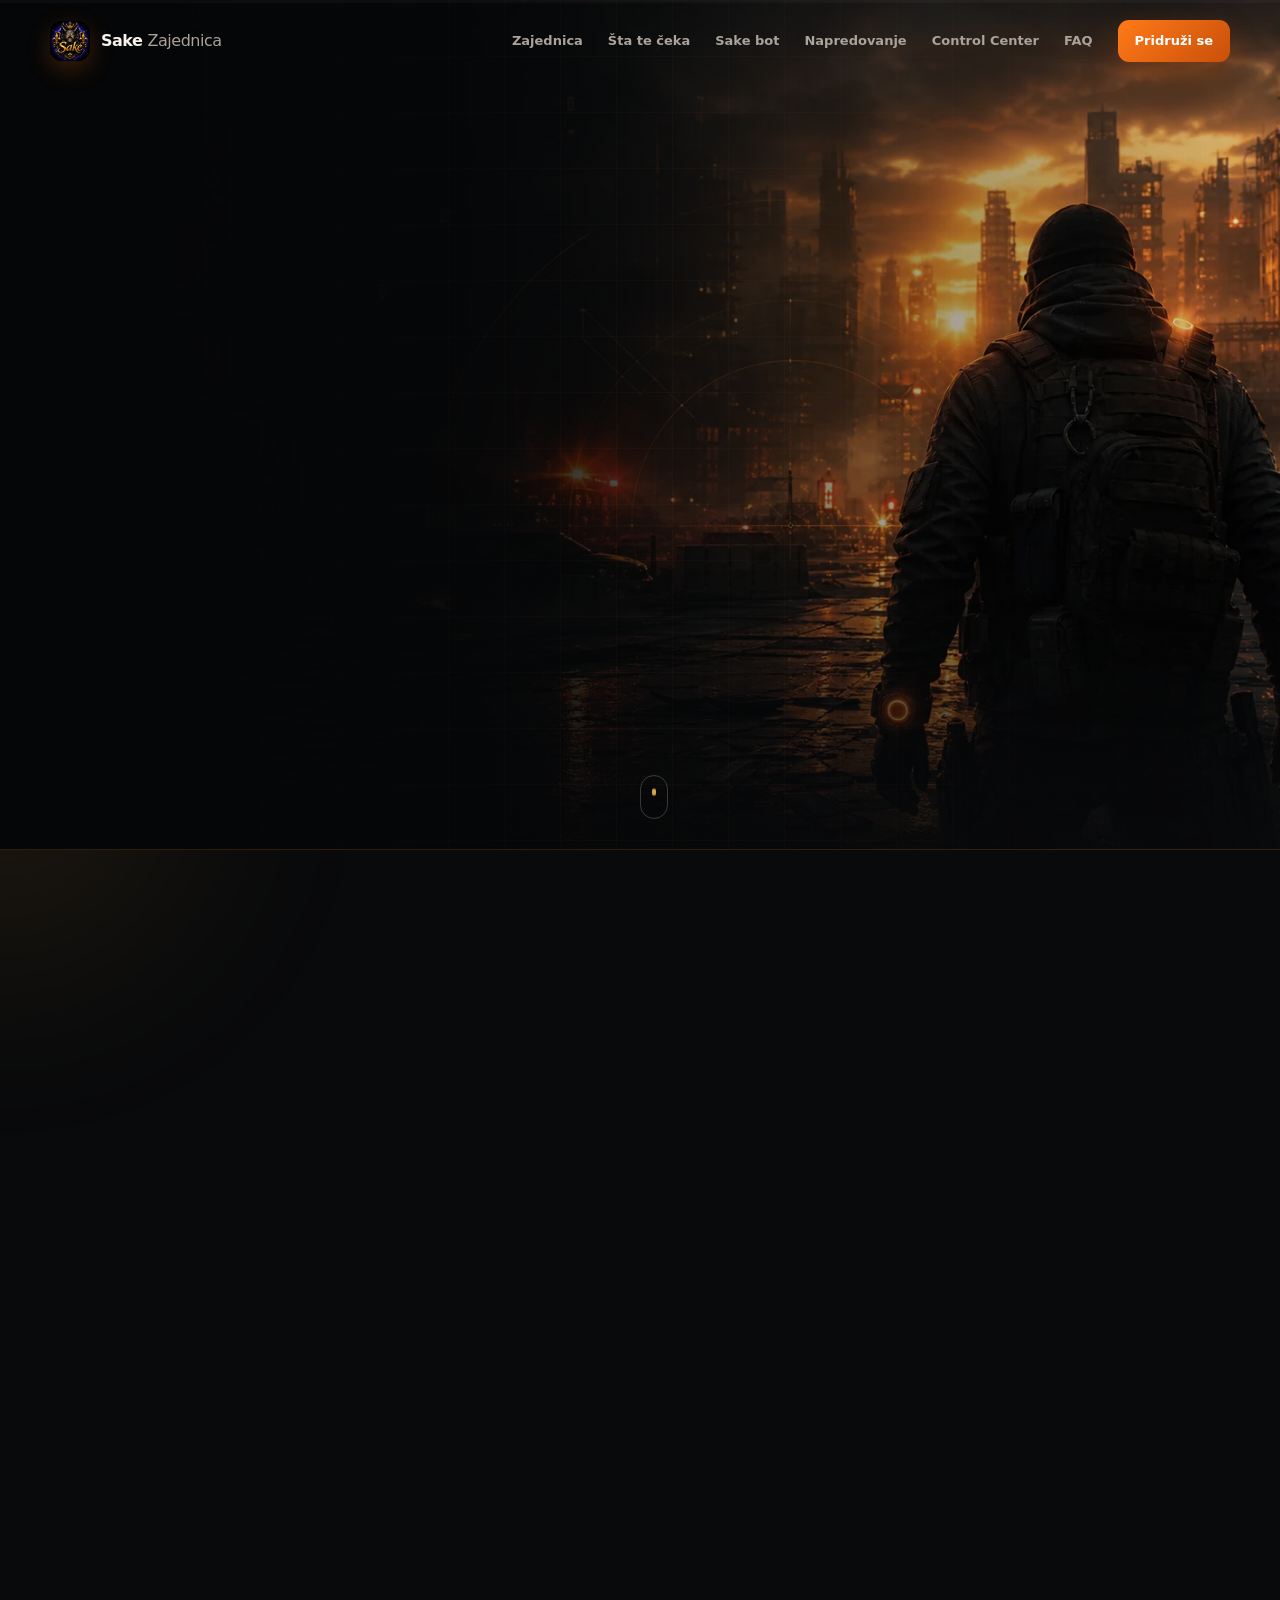
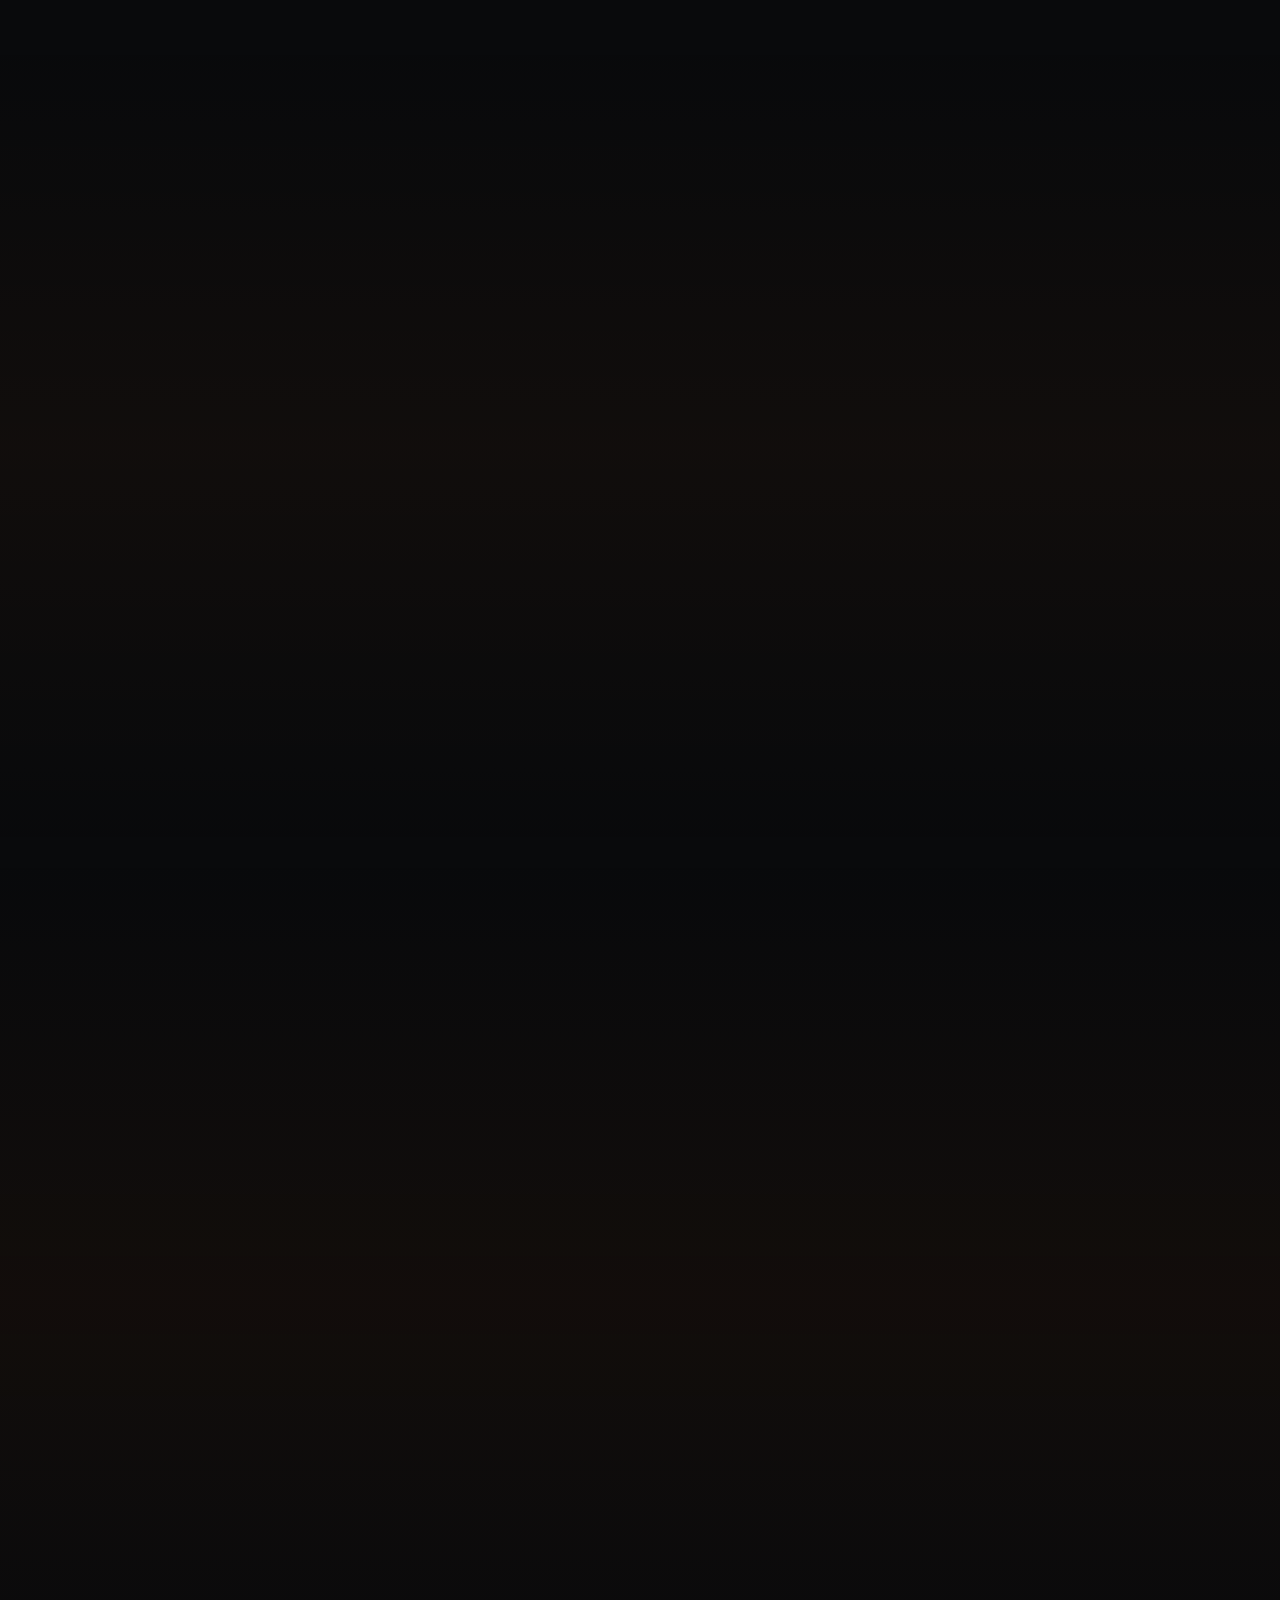
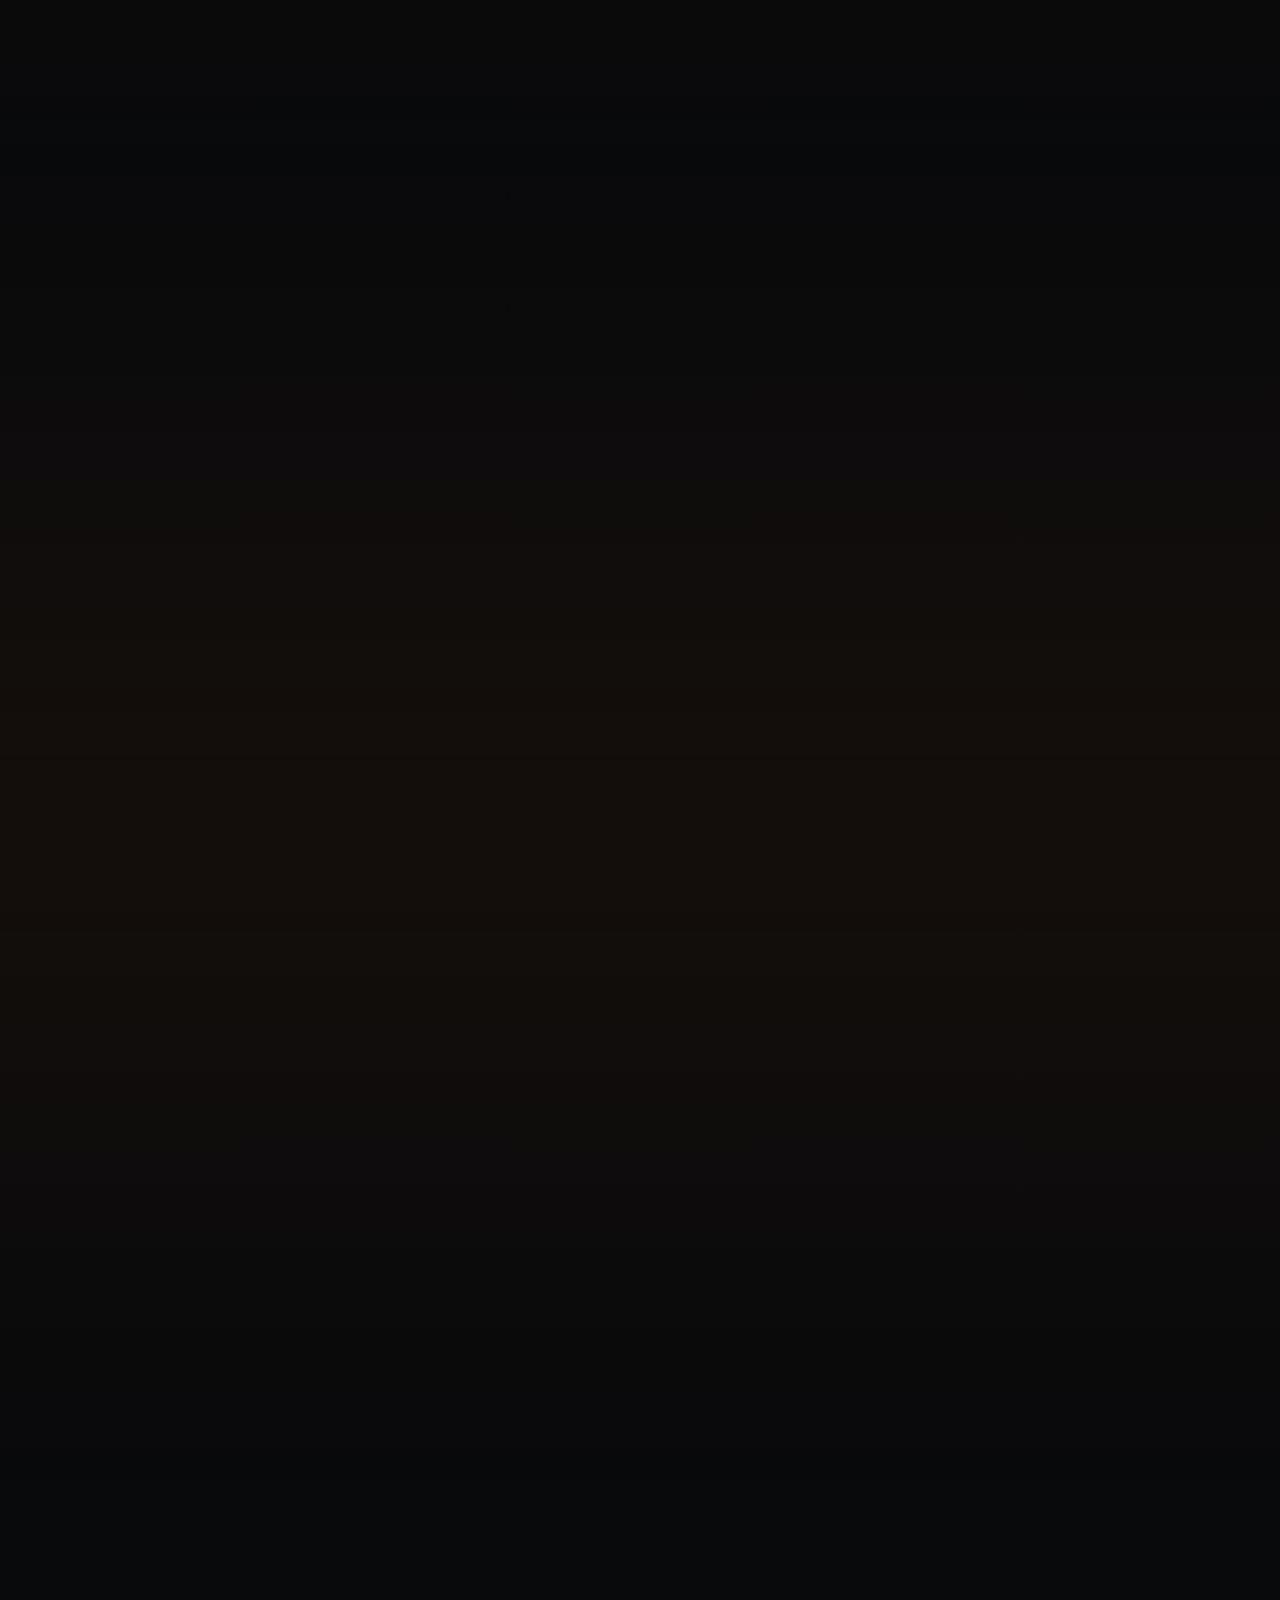
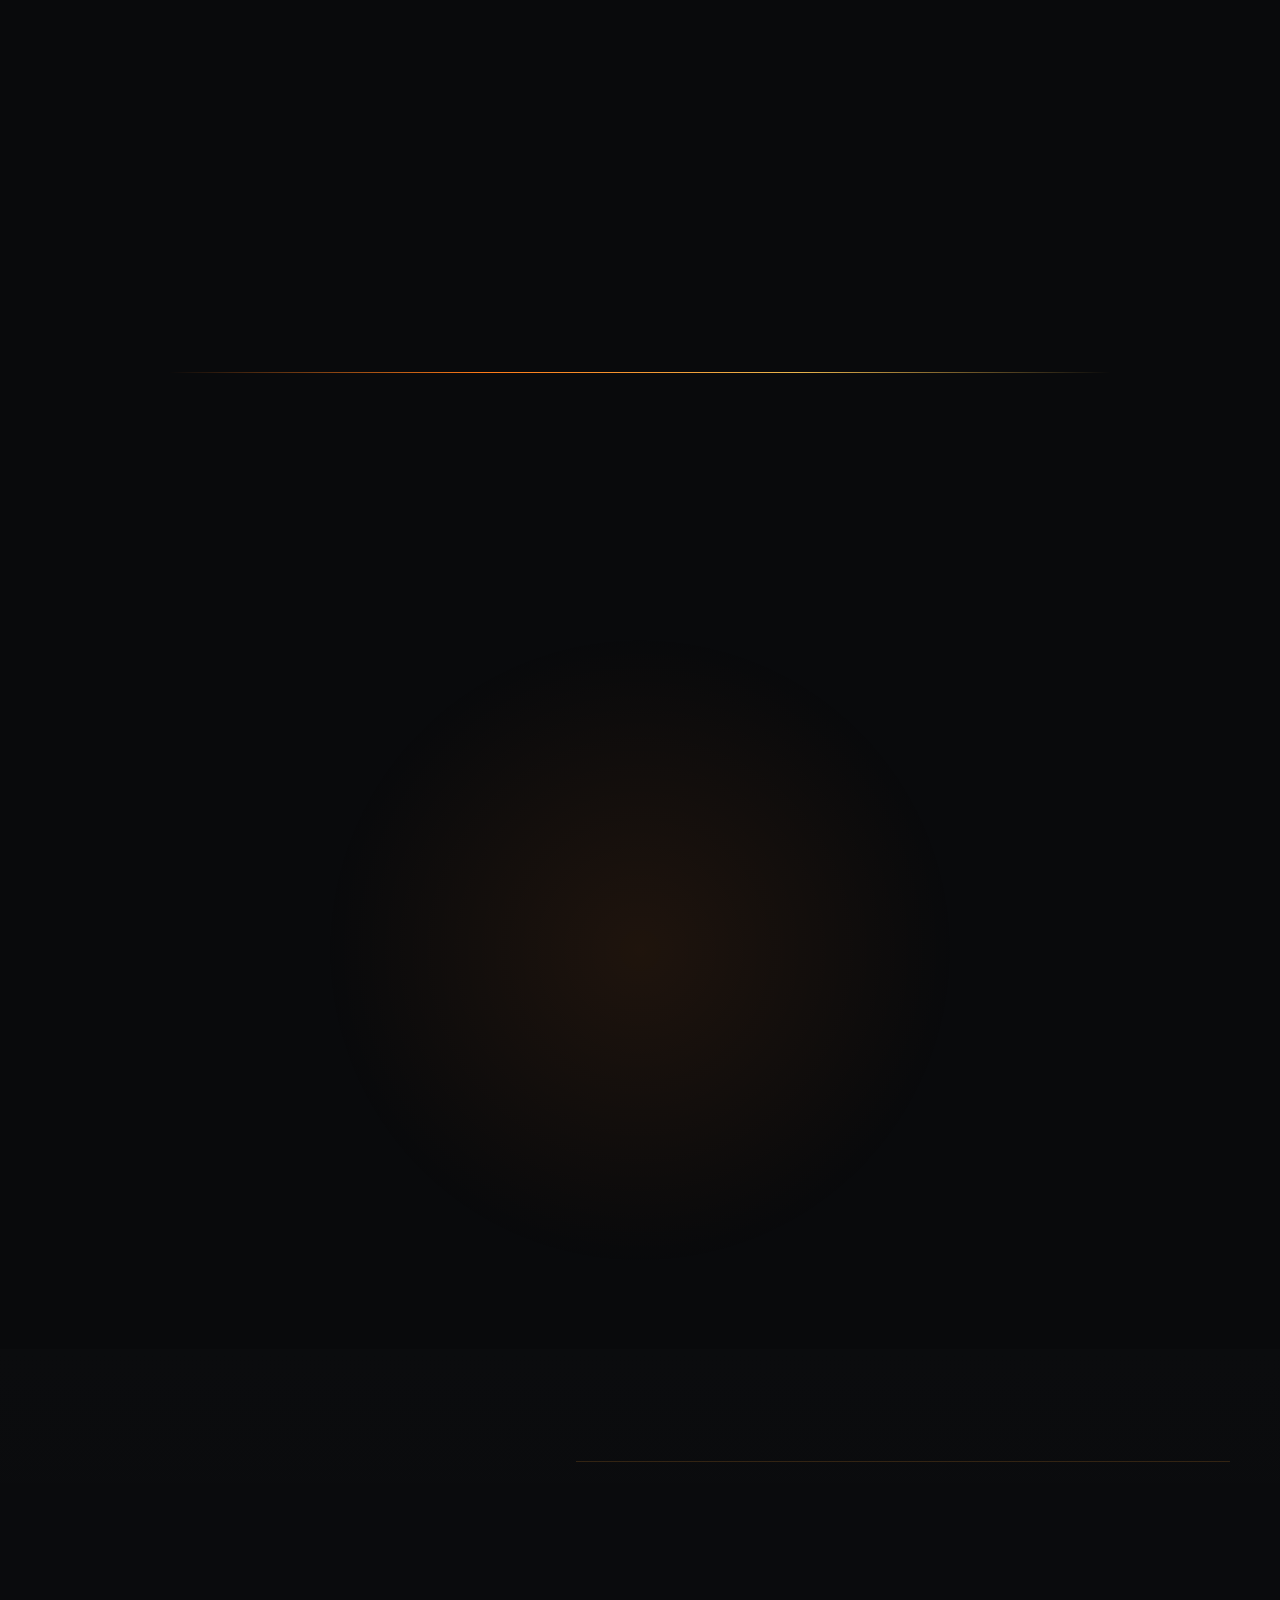
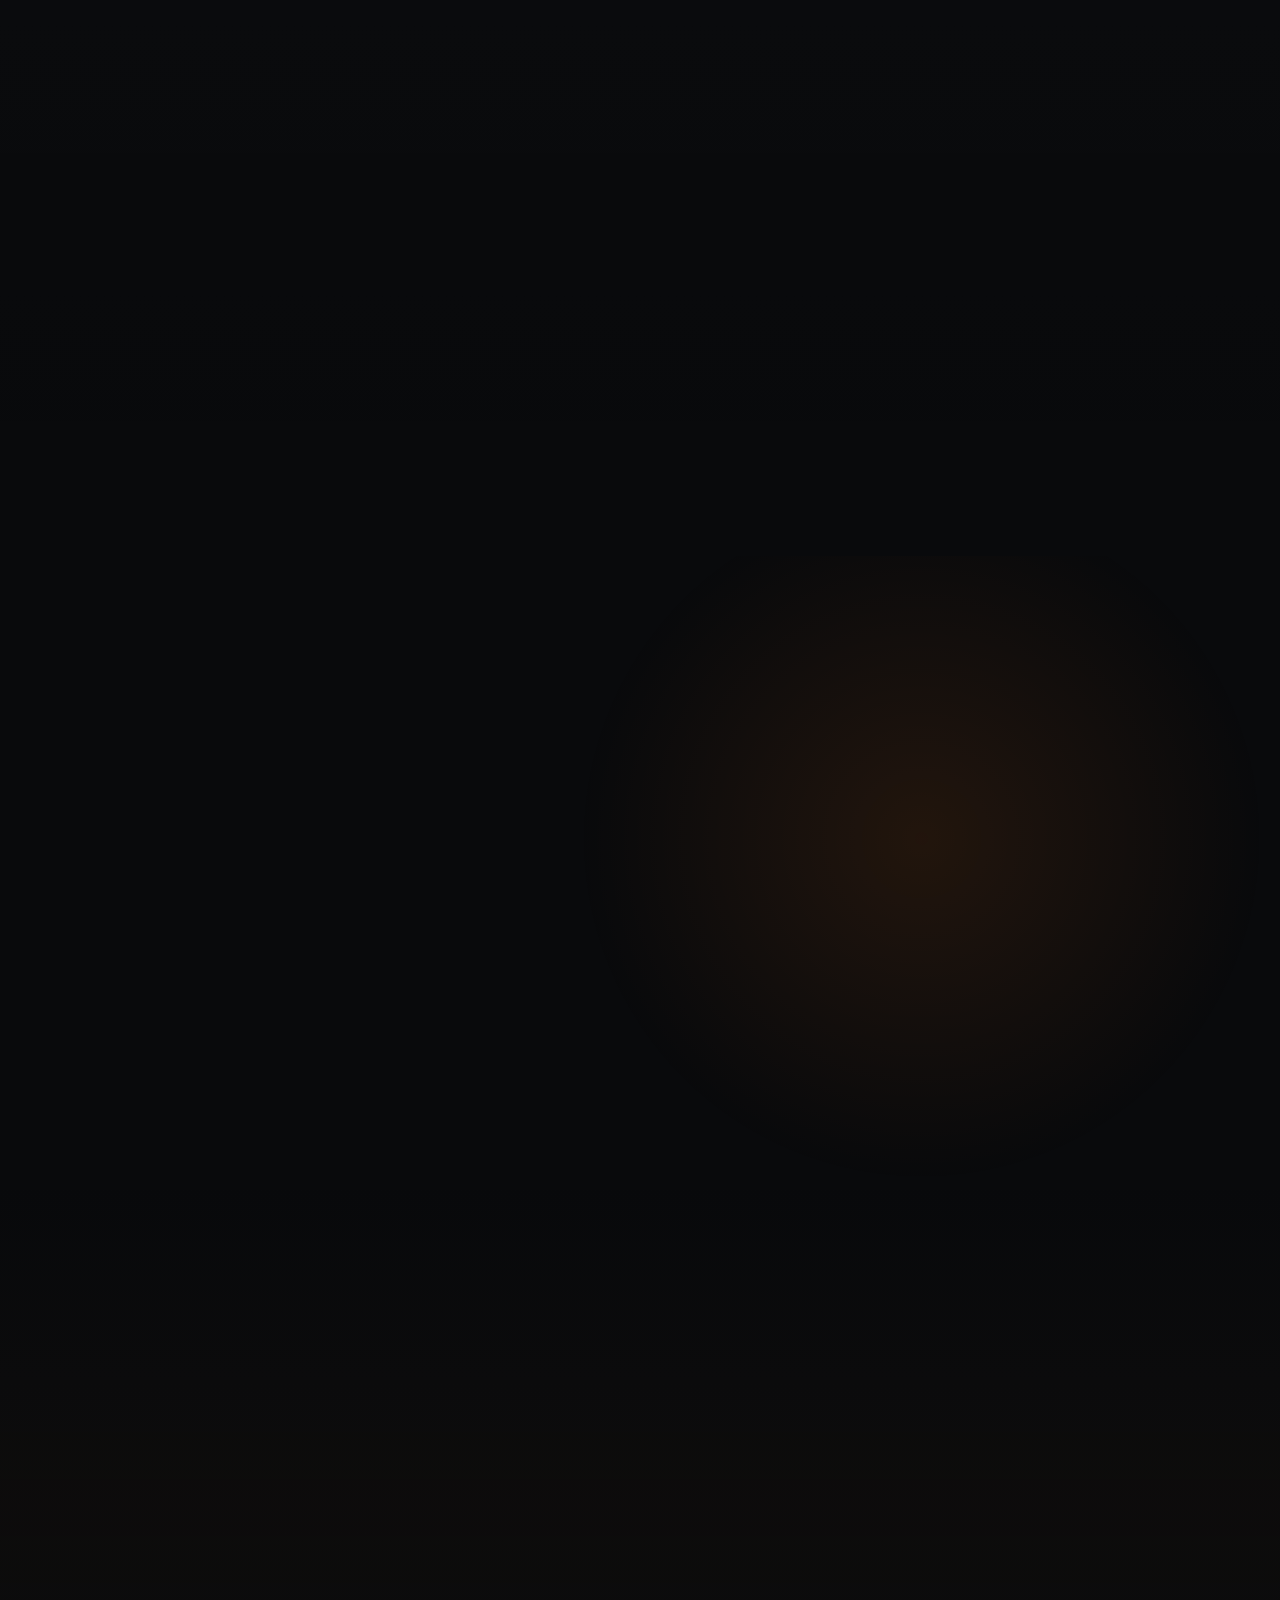
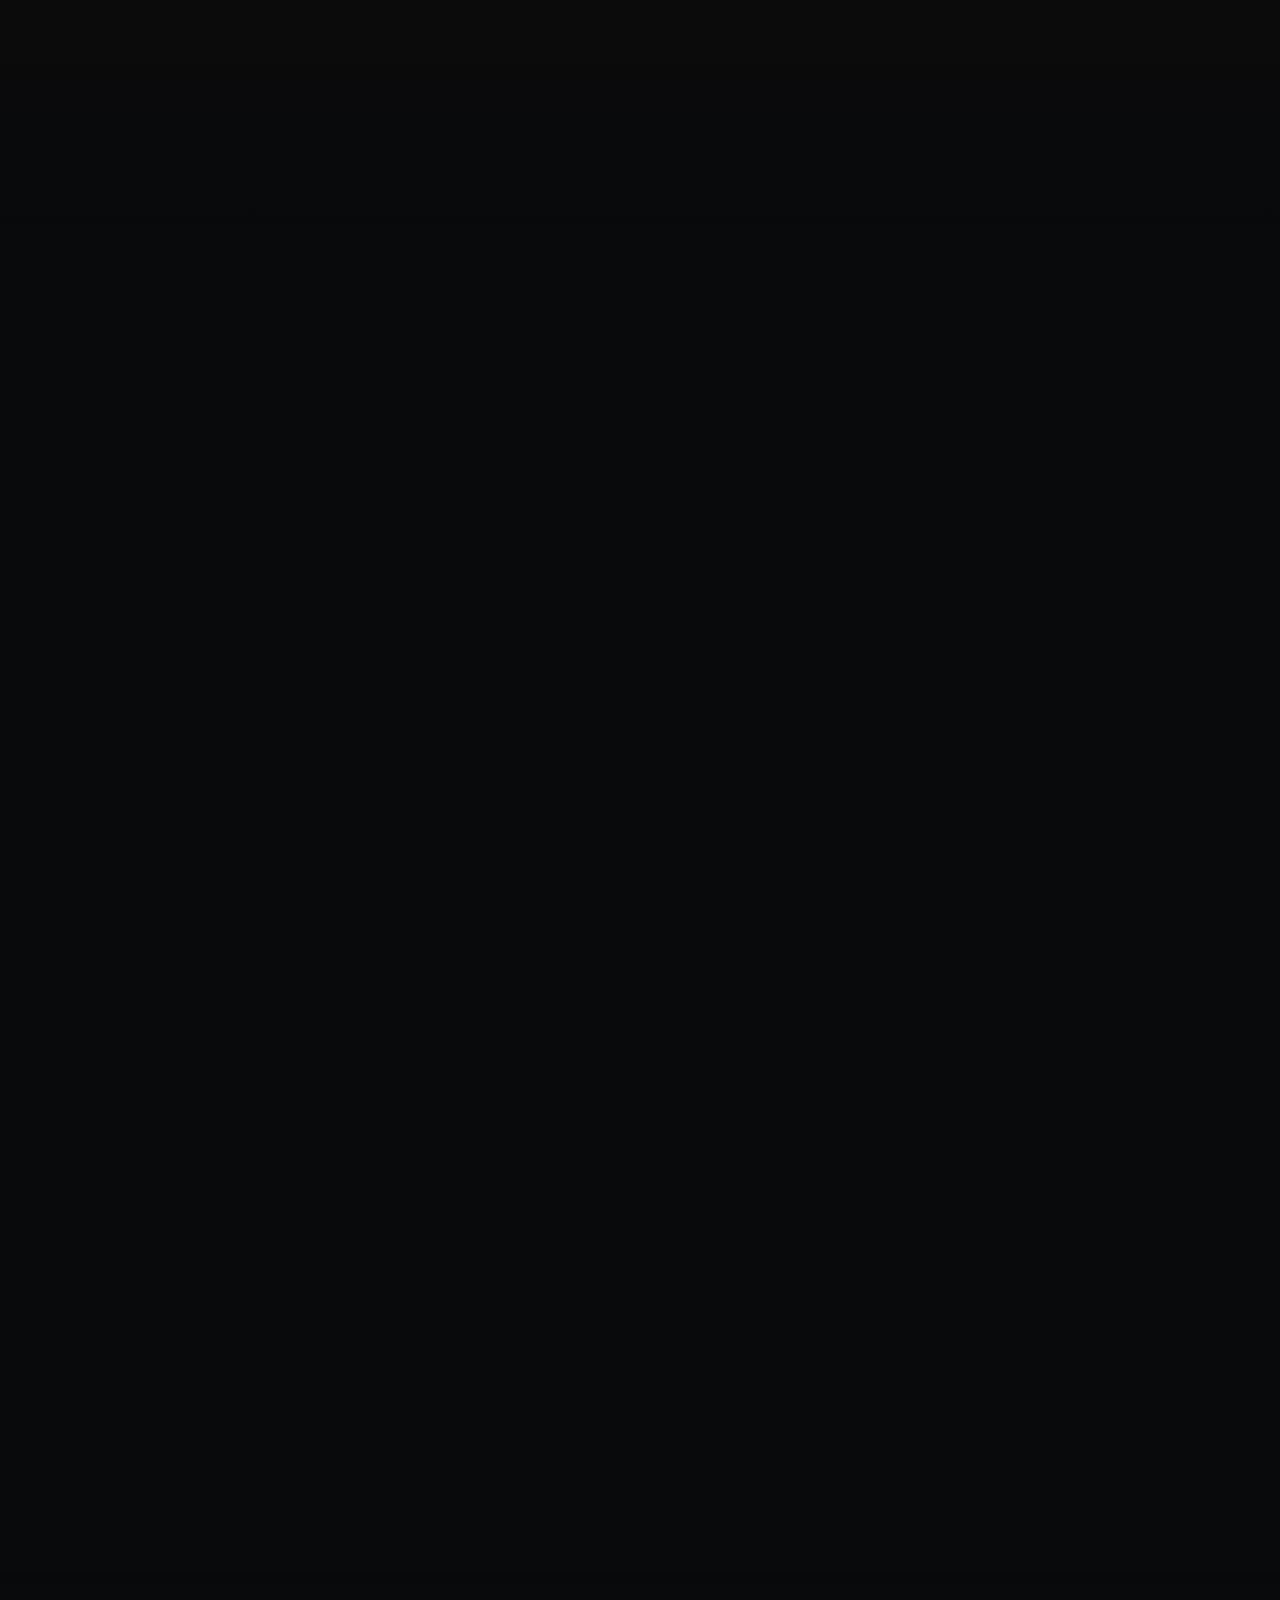
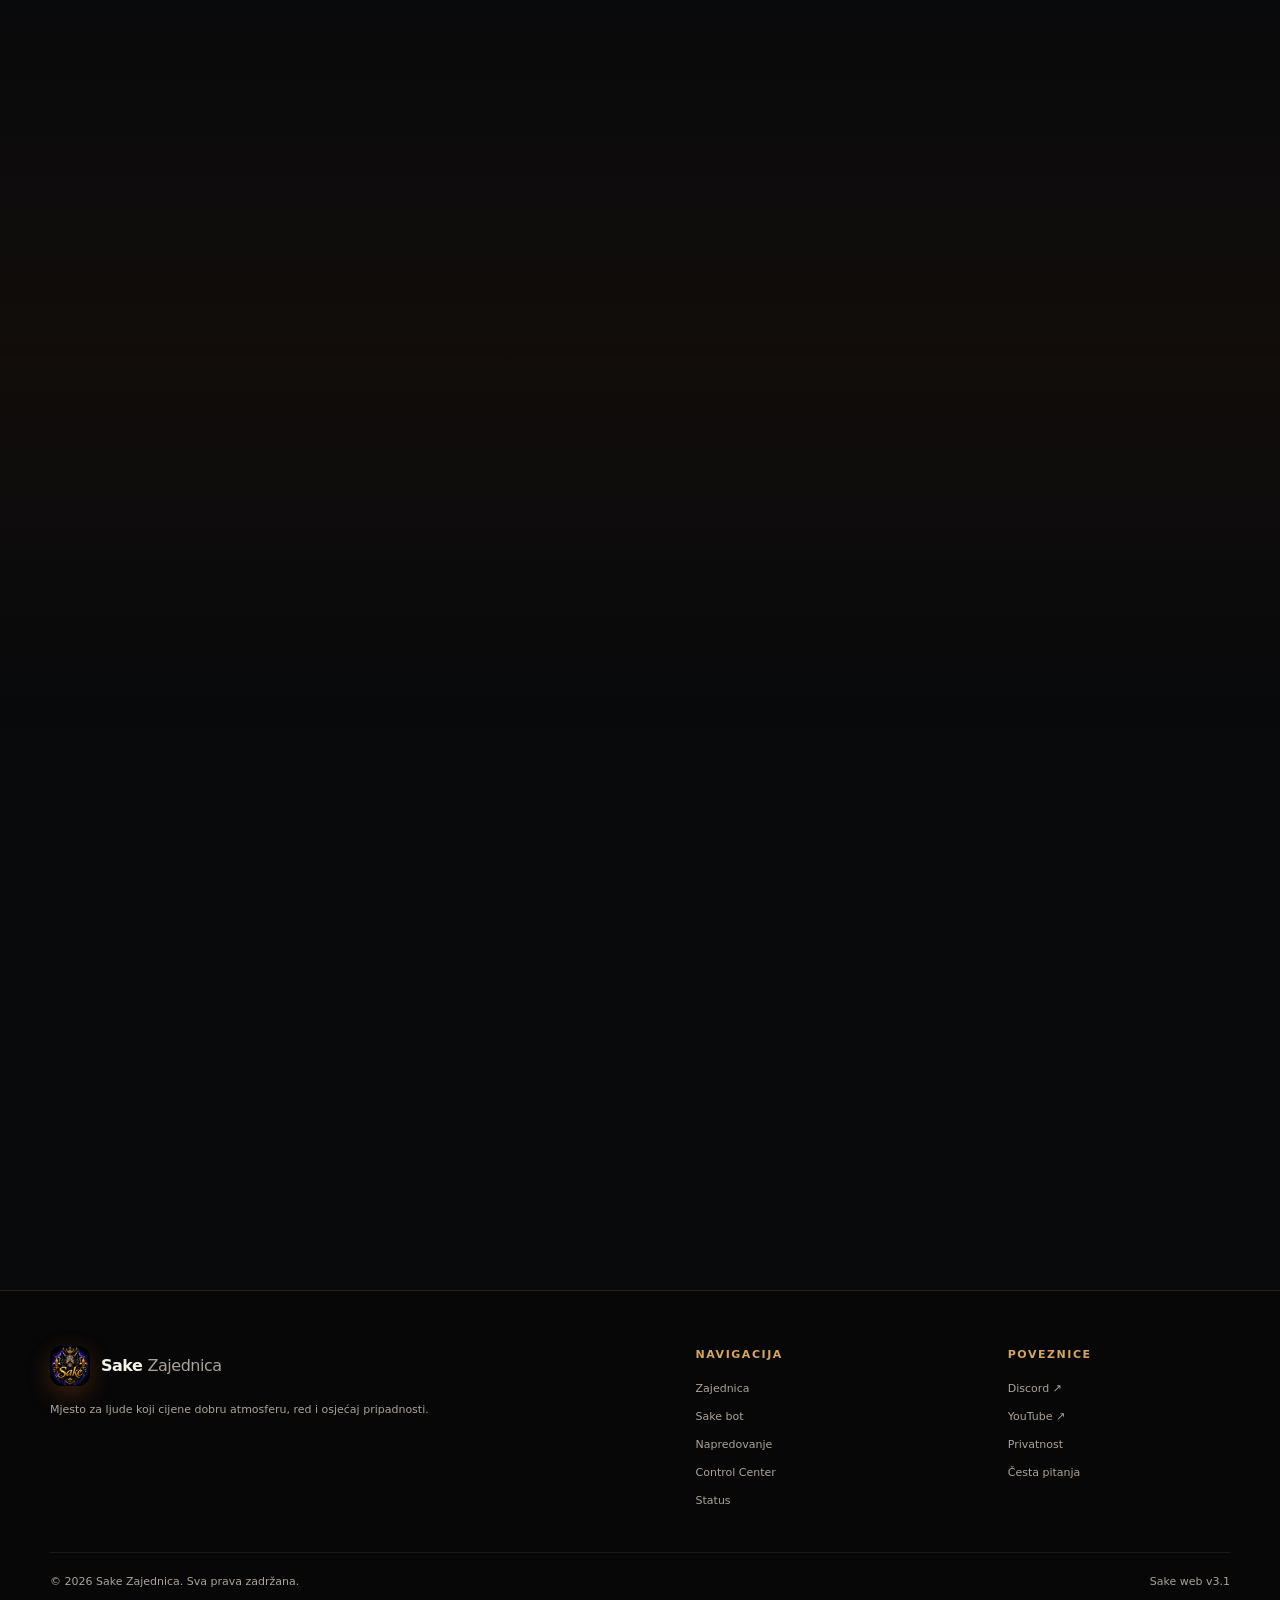
<file: index.html>
<!DOCTYPE html>
<html lang="bs">
<head>
  <meta charset="UTF-8">
  <meta name="viewport" content="width=device-width, initial-scale=1.0">
  <meta name="description" content="Sake Zajednica — mjesto za razgovor, druženje i nova poznanstva, uz vlastiti Sake bot i sistem koji pomaže da sve ostane uredno i sigurno.">
  <meta name="theme-color" content="#090a0c">
  <meta name="color-scheme" content="dark">
  <meta name="robots" content="index,follow,max-image-preview:large">
  <meta http-equiv="Content-Security-Policy" content="default-src 'self'; base-uri 'self'; object-src 'none'; form-action 'none'; script-src 'self' 'sha256-wZdEnEyEj/gXsvfFyhl1RMPd0OQwE3xfHhXyqs8bdkM=' https://static.cloudflareinsights.com; style-src 'self'; img-src 'self' data:; font-src 'self'; connect-src https://discord.com https://cloudflareinsights.com; manifest-src 'self'; upgrade-insecure-requests">
  <meta name="referrer" content="strict-origin-when-cross-origin">
  <link rel="canonical" href="https://sakelegendbot.github.io/">

  <meta property="og:title" content="Sake Zajednica — Više od servera">
  <meta property="og:description" content="Uđi zbog razgovora. Ostani zbog ekipe.">
  <meta property="og:type" content="website">
  <meta property="og:url" content="https://sakelegendbot.github.io/">
  <meta property="og:image" content="https://sakelegendbot.github.io/sake-logo.png">
  <meta property="og:image:alt" content="Sake Zajednica — vuk, kruna i zlatni natpis Sake">
  <meta name="twitter:card" content="summary_large_image">
  <meta name="twitter:title" content="Sake Zajednica — Više od servera">
  <meta name="twitter:description" content="Uđi zbog razgovora. Ostani zbog ekipe.">
  <meta name="twitter:image" content="https://sakelegendbot.github.io/sake-logo.png">

  <title>Sake Zajednica — Više od servera</title>
  <link rel="icon" href="favicon-192.png" sizes="192x192">
  <link rel="apple-touch-icon" href="favicon-192.png">
  <link rel="manifest" href="manifest.webmanifest">
  <link rel="preload" as="image" href="sake-tactical-hero.webp" type="image/webp">
  <link rel="stylesheet" href="style.css?v=7">

  <script type="application/ld+json">
  {
    "@context": "https://schema.org",
    "@type": "Organization",
    "name": "Sake Zajednica",
    "url": "https://sakelegendbot.github.io/",
    "logo": "https://sakelegendbot.github.io/sake-logo.png",
    "sameAs": [
      "https://www.youtube.com/@Sake_ba",
      "https://discord.gg/yXfwsWXSf"
    ]
  }
  </script>
</head>
<body>
  <div class="page-progress" aria-hidden="true"><span id="page-progress-bar"></span></div>
  <a class="skip-link" href="#sadrzaj">Preskoči na sadržaj</a>
  <div class="ambient ambient-one" aria-hidden="true"></div>
  <div class="ambient ambient-two" aria-hidden="true"></div>

  <header class="site-header" id="pocetna">
    <div class="container nav-wrap">
      <a class="brand" href="#pocetna" aria-label="Sake Zajednica — početna">
        <img class="brand-mark" src="sake-logo.webp" alt="" width="40" height="40">
        <span>Sake <b>Zajednica</b></span>
      </a>
      <button class="menu-button" type="button" aria-expanded="false" aria-controls="glavna-navigacija" aria-label="Otvori meni">
        <span></span><span></span><span></span>
      </button>
      <nav class="nav" id="glavna-navigacija" aria-label="Glavna navigacija">
        <a href="#zajednica">Zajednica</a>
        <a href="#iskustvo">Šta te čeka</a>
        <a href="#bot">Sake bot</a>
        <a href="#put">Napredovanje</a>
        <a href="#control-centar">Control Center</a>
        <a href="#faq">FAQ</a>
        <a class="button button-small" href="https://discord.gg/yXfwsWXSf" target="_blank" rel="noopener noreferrer">Pridruži se</a>
      </nav>
    </div>
  </header>

  <main id="sadrzaj">
    <section class="hero section" aria-labelledby="hero-title">
      <div class="container hero-grid">
        <div class="hero-copy reveal">
          <p class="eyebrow"><span></span> Dobro došao/la u Sake Zajednicu</p>
          <h1 id="hero-title">Više od servera.<br><em>Prava zajednica.</em></h1>
          <p class="hero-text">Mjesto za razgovor, zabavu i nova poznanstva — uz ljude koji grade atmosferu i sistem koji brine da sve funkcioniše kako treba.</p>
          <div class="hero-actions">
            <a class="button" href="https://discord.gg/yXfwsWXSf" target="_blank" rel="noopener noreferrer"><span aria-hidden="true">✦</span> Pridruži se na Discordu</a>
            <a class="button button-secondary" href="#bot"><span aria-hidden="true">↓</span> Upoznaj Sake bota</a>
            <a class="button button-youtube" href="https://www.youtube.com/@Sake_ba" target="_blank" rel="noopener noreferrer"><span aria-hidden="true">▶</span> YouTube</a>
          </div>
          <div class="trust-row" aria-label="Glavne odlike">
            <span><i></i> Aktivna zajednica</span>
            <span><i></i> Jasna pravila</span>
            <span><i></i> Vlastiti Sake sistem</span>
          </div>
        </div>
      </div>
      <a class="scroll-cue" href="#zajednica" aria-label="Nastavi prema sadržaju"><span></span></a>
    </section>

    <section class="section intro" id="zajednica">
      <div class="container split">
        <div class="section-heading reveal">
          <p class="eyebrow"><span></span> Naša priča</p>
          <h2>Uđi zbog razgovora.<br><em>Ostani zbog ekipe.</em></h2>
        </div>
        <div class="about-copy reveal">
          <p>Sake Zajednica okuplja ljude koji cijene opušten razgovor, humor, međusobno poštovanje i osjećaj pripadnosti. Nije važno dolaziš li radi zabave, društva, gaminga ili jednostavno da odmoriš od svakodnevice — ovdje ima mjesta za tebe.</p>
          <p>Tehnologija nam pomaže, ali ljudi ostaju u centru svega.</p>
        </div>
      </div>

      <div class="container live-stats reveal" aria-label="Status zajednice">
        <article>
          <span class="stat-kicker">Članovi</span>
          <strong id="member-count" data-live-number>—</strong>
          <small>približno na serveru</small>
        </article>
        <article>
          <span class="stat-kicker">Online</span>
          <strong id="online-count" data-live-number>—</strong>
          <small>trenutno dostupni</small>
        </article>
        <article>
          <span class="stat-kicker">Pristup</span>
          <strong>Otvoreno</strong>
          <small>uključi se kada ti odgovara</small>
        </article>
        <article>
          <span class="stat-kicker">Discord</span>
          <strong class="status-text" id="discord-status"><i></i> Provjera…</strong>
          <small id="discord-status-note">povezivanje sa javnim statusom</small>
        </article>
      </div>
    </section>

    <section class="section experience-section" id="iskustvo">
      <div class="container">
        <div class="section-heading centered reveal">
          <p class="eyebrow"><span></span> Šta te čeka</p>
          <h2>Prostor za različite ljude.<br><em>Jedna zajednička atmosfera.</em></h2>
          <p>Ne pokušavamo svima nametnuti isti način druženja. Dovoljno je da poštuješ druge i doprineseš na svoj način.</p>
        </div>
        <div class="experience-grid">
          <article class="experience-card reveal">
            <span class="experience-number">01</span>
            <div class="experience-icon">💬</div>
            <h3>Opušten razgovor</h3>
            <p>Mjesto za svakodnevne teme, humor i razgovor bez nepotrebnog pritiska.</p>
          </article>
          <article class="experience-card reveal">
            <span class="experience-number">02</span>
            <div class="experience-icon">🎮</div>
            <h3>Gaming i zabava</h3>
            <p>Pronađi ekipu, podijeli trenutke i uključi se u zajedničke aktivnosti.</p>
          </article>
          <article class="experience-card reveal">
            <span class="experience-number">03</span>
            <div class="experience-icon">🤝</div>
            <h3>Pomoć i podrška</h3>
            <p>Pitaj, podijeli iskustvo i obrati se timu kada ti treba privatna pomoć.</p>
          </article>
          <article class="experience-card reveal">
            <span class="experience-number">04</span>
            <div class="experience-icon">🎙️</div>
            <h3>Glasovni kanali</h3>
            <p>Navrati na razgovor, ostani koliko želiš i upoznaj ljude prirodno.</p>
          </article>
        </div>
      </div>
    </section>

    <section class="section why-section" id="zasto">
      <div class="container">
        <div class="section-heading centered reveal">
          <p class="eyebrow"><span></span> Zašto baš Sake?</p>
          <h2>Nije dovoljno samo otvoriti server.<br><em>Treba izgraditi mjesto kojem se vraćaš.</em></h2>
          <p>Svaki dio zajednice ima svrhu: da razgovor bude prirodan, pravila razumljiva, a članovi jednako poštovani.</p>
        </div>
        <div class="reason-grid">
          <article class="reason-card reveal"><span>01</span><h3>Ljudi prije statistike</h3><p>Broj članova nije važniji od atmosfere. Cilj je kvalitetna zajednica, ne prazna brojka.</p></article>
          <article class="reason-card reveal"><span>02</span><h3>Red bez gušenja razgovora</h3><p>Pravila postoje da zaštite zajednicu, a ne da svaki razgovor pretvore u birokratiju.</p></article>
          <article class="reason-card reveal"><span>03</span><h3>Aktivnost koja se cijeni</h3><p>Doprinos, prisustvo i dobra energija prepoznaju se kroz sistem napredovanja.</p></article>
          <article class="reason-card reveal"><span>04</span><h3>Stalno unapređenje</h3><p>Zajednica i Sake bot razvijaju se prema stvarnim potrebama članova.</p></article>
        </div>
      </div>
    </section>

    <section class="section bot-section" id="bot">
      <div class="container bot-layout">
        <div class="bot-intro reveal">
          <p class="eyebrow"><span></span> Sake bot</p>
          <h2>Vlastiti sistem zajednice.<br><em>Mnogo više od običnog bota.</em></h2>
          <p>Sake bot povezuje moderaciju, napredovanje, ekonomiju, igre, podršku i automatizaciju u jedan sistem. Radi iza scene kako bi iskustvo članova bilo urednije, sigurnije i zanimljivije.</p>
          <div class="privacy-box">
            <span aria-hidden="true">◆</span>
            <p>Javno prikazujemo samo osnovne mogućnosti. Komande, interna logika i zaštitni sistemi ostaju privatni.</p>
          </div>
        </div>
        <div class="feature-grid compact">
          <article class="feature-card reveal"><span class="feature-icon">🛡️</span><h3>Moderacija</h3><p>Pomaže timu da održava red i ugodnu atmosferu.</p></article>
          <article class="feature-card reveal"><span class="feature-icon">⚙️</span><h3>Automatizacija</h3><p>Preuzima rutinske zadatke i ubrzava rad servera.</p></article>
          <article class="feature-card reveal"><span class="feature-icon">🏆</span><h3>Level sistem</h3><p>Nagrađuje aktivnost kroz napredovanje i posebne uloge.</p></article>
          <article class="feature-card reveal"><span class="feature-icon">🎫</span><h3>Podrška</h3><p>Olakšava privatni kontakt članova sa timom.</p></article>
          <article class="feature-card reveal"><span class="feature-icon">🎁</span><h3>Događaji</h3><p>Podržava ankete, prijedloge i nagradne aktivnosti.</p></article>
          <article class="feature-card reveal"><span class="feature-icon">🔔</span><h3>Obavijesti</h3><p>Pravovremeno prenosi važne informacije članovima.</p></article>
          <article class="feature-card reveal"><span class="feature-icon">💰</span><h3>Ekonomija i nagrade</h3><p>Povezuje aktivnost, valutu, banku i nagrade u jedinstveno iskustvo.</p></article>
          <article class="feature-card reveal"><span class="feature-icon">🎲</span><h3>Igre i zabava</h3><p>Donosi interaktivne igre i dodatne načine druženja unutar zajednice.</p></article>
          <article class="feature-card reveal"><span class="feature-icon">⚖️</span><h3>Pošteno napredovanje</h3><p>Prepoznaje stvarnu aktivnost i štiti sistem od nepravednog iskorištavanja.</p></article>
          <article class="feature-card reveal"><span class="feature-icon">💾</span><h3>Zaštita podataka</h3><p>Čuva napredak i važne podatke kroz stabilan sistem trajne pohrane.</p></article>
        </div>
      </div>
    </section>

    <section class="section path-section" id="put">
      <div class="container">
        <div class="section-heading centered reveal">
          <p class="eyebrow"><span></span> Put člana</p>
          <h2>Od prvog ulaska<br><em>do statusa Legende.</em></h2>
          <p>Napredovanje dolazi prirodno — kroz prisustvo, razgovor i doprinos zajednici.</p>
        </div>
        <div class="member-path">
          <article class="path-card reveal"><span class="path-number">01</span><div class="path-icon">🚪</div><h3>Pridruži se</h3><p>Uđi na server i upoznaj osnovna pravila.</p></article>
          <article class="path-card reveal"><span class="path-number">02</span><div class="path-icon">🌱</div><h3>Novajlija</h3><p>Upoznaj kanale, članove i način rada zajednice.</p></article>
          <article class="path-card reveal"><span class="path-number">03</span><div class="path-icon">🔥</div><h3>Banda</h3><p>Postani punopravni član i uključi se u razgovore.</p></article>
          <article class="path-card reveal"><span class="path-number">04</span><div class="path-icon">⚡</div><h3>Napreduj</h3><p>Aktivnošću otključavaj Barabu, Radioaktivnog i Ljudinu.</p></article>
          <article class="path-card reveal"><span class="path-number">05</span><div class="path-icon">👑</div><h3>Legenda</h3><p>Najviši nivo za članove koji su ostavili trag u zajednici.</p></article>
        </div>
      </div>
    </section>

    <section class="section ranks-section" id="rankovi">
      <div class="container">
        <div class="section-heading centered reveal">
          <p class="eyebrow"><span></span> Rankovi zajednice</p>
          <h2>Svaki nivo nosi ime.<br><em>Ugled se ipak zaslužuje.</em></h2>
          <p>Level uloge označavaju aktivnost i kontinuitet. Ne daju pravo da se neko postavlja iznad drugih.</p>
        </div>
        <div class="rank-track reveal" aria-label="Level rankovi">
          <article><span class="rank-level">25</span><strong>Baraba</strong><small>Prvi veliki korak</small></article>
          <article><span class="rank-level">50</span><strong>Radioaktivan</strong><small>Prepoznatljiva aktivnost</small></article>
          <article><span class="rank-level">100</span><strong>Ljudina</strong><small>Stalan dio zajednice</small></article>
          <article class="rank-legend"><span class="rank-level">200</span><strong>Legenda</strong><small>Najviši level status</small></article>
        </div>
      </div>
    </section>

    <section class="section values" id="vrijednosti">
      <div class="container values-layout">
        <div class="section-heading reveal">
          <p class="eyebrow"><span></span> Naše vrijednosti</p>
          <h2>Jednostavna pravila.<br><em>Bolje mjesto za sve.</em></h2>
          <p>Nema skrivenih standarda. Ono što očekujemo od članova, očekujemo i od tima.</p>
        </div>
        <div class="values-list">
          <article class="value-item reveal"><span>01</span><div><h3>Poštuj druge</h3><p>Različita mišljenja su dobrodošla. Uvrede, govor mržnje i uznemiravanje nisu.</p></div></article>
          <article class="value-item reveal"><span>02</span><div><h3>Doprinesi atmosferi</h3><p>Budi osoba s kojom bi i sam želio dijeliti zajednicu.</p></div></article>
          <article class="value-item reveal"><span>03</span><div><h3>Čuvaj privatnost</h3><p>Ne dijeli tuđe lične podatke i poštuj granice svakog člana.</p></div></article>
          <article class="value-item reveal"><span>04</span><div><h3>Igraj pošteno</h3><p>Aktivnost se cijeni kada je stvarna. Iskorištavanje grešaka, automatizovano skupljanje XP-a i zaobilaženje sistema štete cijeloj zajednici.</p></div></article>
          <article class="value-item reveal"><span>05</span><div><h3>Rješavaj nesuglasice korektno</h3><p>Odluke tima mogu se mirno preispitati kroz privatnu podršku. Javne svađe, pritisak i vrijeđanje nisu prihvatljivi.</p></div></article>
        </div>
      </div>
    </section>

    <section class="section control-section" id="control-centar">
      <div class="container control-card reveal">
        <div class="control-copy">
          <p class="eyebrow"><span></span> Sljedeća faza razvoja</p>
          <h2>Sake <em>Control Center</em></h2>
          <p>Privatni komandni centar za nadzor rada Sake bota, zdravlja sistema, aktivnosti zajednice i važnih administrativnih događaja. Razvoj počinje nakon završetka i potvrde V26 produkcijskog testa.</p>
          <div class="control-access"><i></i><span>U razvoju</span><b>Privatni pristup</b></div>
        </div>
        <div class="control-grid" aria-label="Planirane mogućnosti Control Centra">
          <article><span>01</span><div><strong>Zdravlje sistema</strong><small>Nadzor rada bota i ključnih servisa</small></div></article>
          <article><span>02</span><div><strong>Discord statistika</strong><small>Pregled dostupnih podataka zajednice</small></div></article>
          <article><span>03</span><div><strong>Admin i audit</strong><small>Jasan trag važnih administrativnih događaja</small></div></article>
          <article><span>04</span><div><strong>Upozorenja i dijagnostika</strong><small>Brže otkrivanje problema i odstupanja</small></div></article>
        </div>
      </div>
    </section>

    <section class="section status-section" id="status">
      <div class="container status-layout">
        <div class="section-heading reveal">
          <p class="eyebrow"><span></span> Javni status</p>
          <h2>Jasno, jednostavno<br><em>i bez lažnih obećanja.</em></h2>
          <p>Ovdje prikazujemo samo ono što se može javno i pouzdano provjeriti. Status bota ne izmišljamo kada nemamo direktan tehnički izvor.</p>
        </div>
        <div class="status-board reveal">
          <article>
            <div><span class="status-dot online"></span><strong>Web stranica</strong></div>
            <b>Online</b>
          </article>
          <article>
            <div><span class="status-dot" id="discord-dot"></span><strong>Discord pozivnica</strong></div>
            <b id="discord-board-text">Provjera…</b>
          </article>
          <article>
            <div><span class="status-dot neutral"></span><strong>Sake bot</strong></div>
            <b>Privatni nadzor</b>
          </article>
          <p class="status-disclaimer">Javni Discord invite API prikazuje približan broj članova i prisutnih korisnika. Zdravlje Sake bota nadzire se privatno, a javni tehnički status bit će uveden samo ako bude pouzdan i siguran.</p>
        </div>
      </div>
    </section>

    <section class="section timeline-section" id="razvoj">
      <div class="container">
        <div class="section-heading reveal">
          <p class="eyebrow"><span></span> Razvoj projekta</p>
          <h2>Zajednica koja se<br><em>ne zaustavlja.</em></h2>
        </div>
        <div class="timeline reveal">
          <article><span>Početak</span><h3>Okupljanje zajednice</h3><p>Stvoren je prostor za razgovor, druženje i nova poznanstva.</p></article>
          <article><span>Razvoj</span><h3>Vlastiti sistem uloga</h3><p>Definisani su nivoi, ovlasti i jasan put napredovanja članova.</p></article>
          <article><span>Automatizacija</span><h3>Sake bot</h3><p>Izgrađen je vlastiti bot prilagođen stvarnim potrebama servera.</p></article>
          <article><span>V26</span><h3>Stabilniji temelj</h3><p>Napredovanje, ekonomija, igre i važni podaci objedinjeni su u pouzdaniji sistem trajne pohrane.</p></article>
          <article><span>Web v3.1</span><h3>Jasnija slika Sake sistema</h3><p>Web sada bolje predstavlja mogućnosti bota, vrijednosti zajednice i smjer daljeg razvoja.</p></article>
          <article class="future"><span>Sljedeće</span><h3>Sake Control Center</h3><p>Privatni nadzor, dijagnostika i administrativni pregled nakon potvrde V26 produkcijskog testa.</p></article>
        </div>
      </div>
    </section>

    <section class="section release-section" id="novosti">
      <div class="container release-card reveal">
        <div>
          <p class="eyebrow"><span></span> Posljednje unapređenje</p>
          <h2>Sake web <em>v3.1</em></h2>
          <p>Nova verzija jasnije predstavlja Sake bot, pošteno napredovanje i vrijednosti zajednice, uz prvi javni pogled na budući privatni Sake Control Center.</p>
        </div>
        <div class="release-badge"><span>v3.1</span><small>Aktuelna verzija</small></div>
      </div>
    </section>

    <section class="section faq-section" id="faq">
      <div class="container faq-layout">
        <div class="section-heading reveal">
          <p class="eyebrow"><span></span> Česta pitanja</p>
          <h2>Sve što trebaš znati<br><em>prije ulaska.</em></h2>
          <p>Nismo odgovorili na tvoje pitanje? Pridruži se i obrati se timu.</p>
        </div>
        <div class="faq-list reveal">
          <details>
            <summary>Kako se mogu pridružiti zajednici?<span>+</span></summary>
            <p>Klikni na bilo koje dugme „Pridruži se“, prihvati Discord pozivnicu i pročitaj pravila po ulasku.</p>
          </details>
          <details>
            <summary>Kako dobijam više uloge?<span>+</span></summary>
            <p>Osnovne uloge dobijaš prolaskom kroz početne korake, dok level uloge osvajaš prirodnom aktivnošću i doprinosom zajednici.</p>
          </details>
          <details>
            <summary>Da li moram biti stalno aktivan?<span>+</span></summary>
            <p>Ne. Zajednica nije obaveza. Uključi se kada ti odgovara i doprinesi na način koji ti je prirodan.</p>
          </details>
          <details>
            <summary>Kako mogu prijaviti problem?<span>+</span></summary>
            <p>Za osjetljive situacije koristi sistem privatne podrške kako bi se moderatorski tim mogao uključiti bez javne rasprave.</p>
          </details>
          <details>
            <summary>Šta Sake bot radi?<span>+</span></summary>
            <p>Bot povezuje moderaciju, automatizaciju, levele, ekonomiju, igre, podršku, događaje i obavijesti. Komande, interna logika i zaštitni sistemi nisu javno objavljeni.</p>
          </details>
          <details>
            <summary>Da li stranica prati posjetioce?<span>+</span></summary>
            <p>Cloudflare Web Analytics koristi se za osnovnu anonimnu statistiku posjeta bez reklamnih kolačića i profilisanja.</p>
          </details>
        </div>
      </div>
    </section>

    <section class="section cta-section">
      <div class="container">
        <div class="cta-card reveal">
          <div>
            <p class="eyebrow"><span></span> Tvoje mjesto je spremno</p>
            <h2>Uđi. Upoznaj ekipu.<br><em>Ostani zbog zajednice.</em></h2>
            <p>Jedan klik dijeli te od razgovora, novih poznanstava i mjesta kojem se možeš vratiti.</p>
          </div>
          <a class="button button-light" href="https://discord.gg/yXfwsWXSf" target="_blank" rel="noopener noreferrer">Pridruži se sada <span aria-hidden="true">↗</span></a>
        </div>
      </div>
    </section>
  </main>

  <footer class="footer">
    <div class="container footer-grid">
      <div class="footer-brand-group">
        <a class="brand" href="#pocetna"><img class="brand-mark" src="sake-logo.webp" alt="" width="40" height="40"><span>Sake <b>Zajednica</b></span></a>
        <p>Mjesto za ljude koji cijene dobru atmosferu, red i osjećaj pripadnosti.</p>
      </div>
      <div class="footer-column"><strong>Navigacija</strong><a href="#zajednica">Zajednica</a><a href="#bot">Sake bot</a><a href="#put">Napredovanje</a><a href="#control-centar">Control Center</a><a href="#status">Status</a></div>
      <div class="footer-column"><strong>Poveznice</strong><a href="https://discord.gg/yXfwsWXSf" target="_blank" rel="noopener noreferrer">Discord ↗</a><a href="https://www.youtube.com/@Sake_ba" target="_blank" rel="noopener noreferrer">YouTube ↗</a><a href="privacy.html">Privatnost</a><a href="#faq">Česta pitanja</a></div>
    </div>
    <div class="container footer-bottom"><p>© <span id="godina"></span> Sake Zajednica. Sva prava zadržana.</p><p>Sake web v3.1</p></div>
  </footer>

  <button class="back-to-top" id="back-to-top" type="button" aria-label="Nazad na vrh">↑</button>

  <script src="script.js?v=7"></script>
  <script type="module" crossorigin="anonymous" referrerpolicy="no-referrer" src="https://static.cloudflareinsights.com/beacon.min.js" data-cf-beacon='{"token":"9c5f7e18ece34b65b502d31fbe0b8e7a"}'></script>
</body>
</html>
</file>
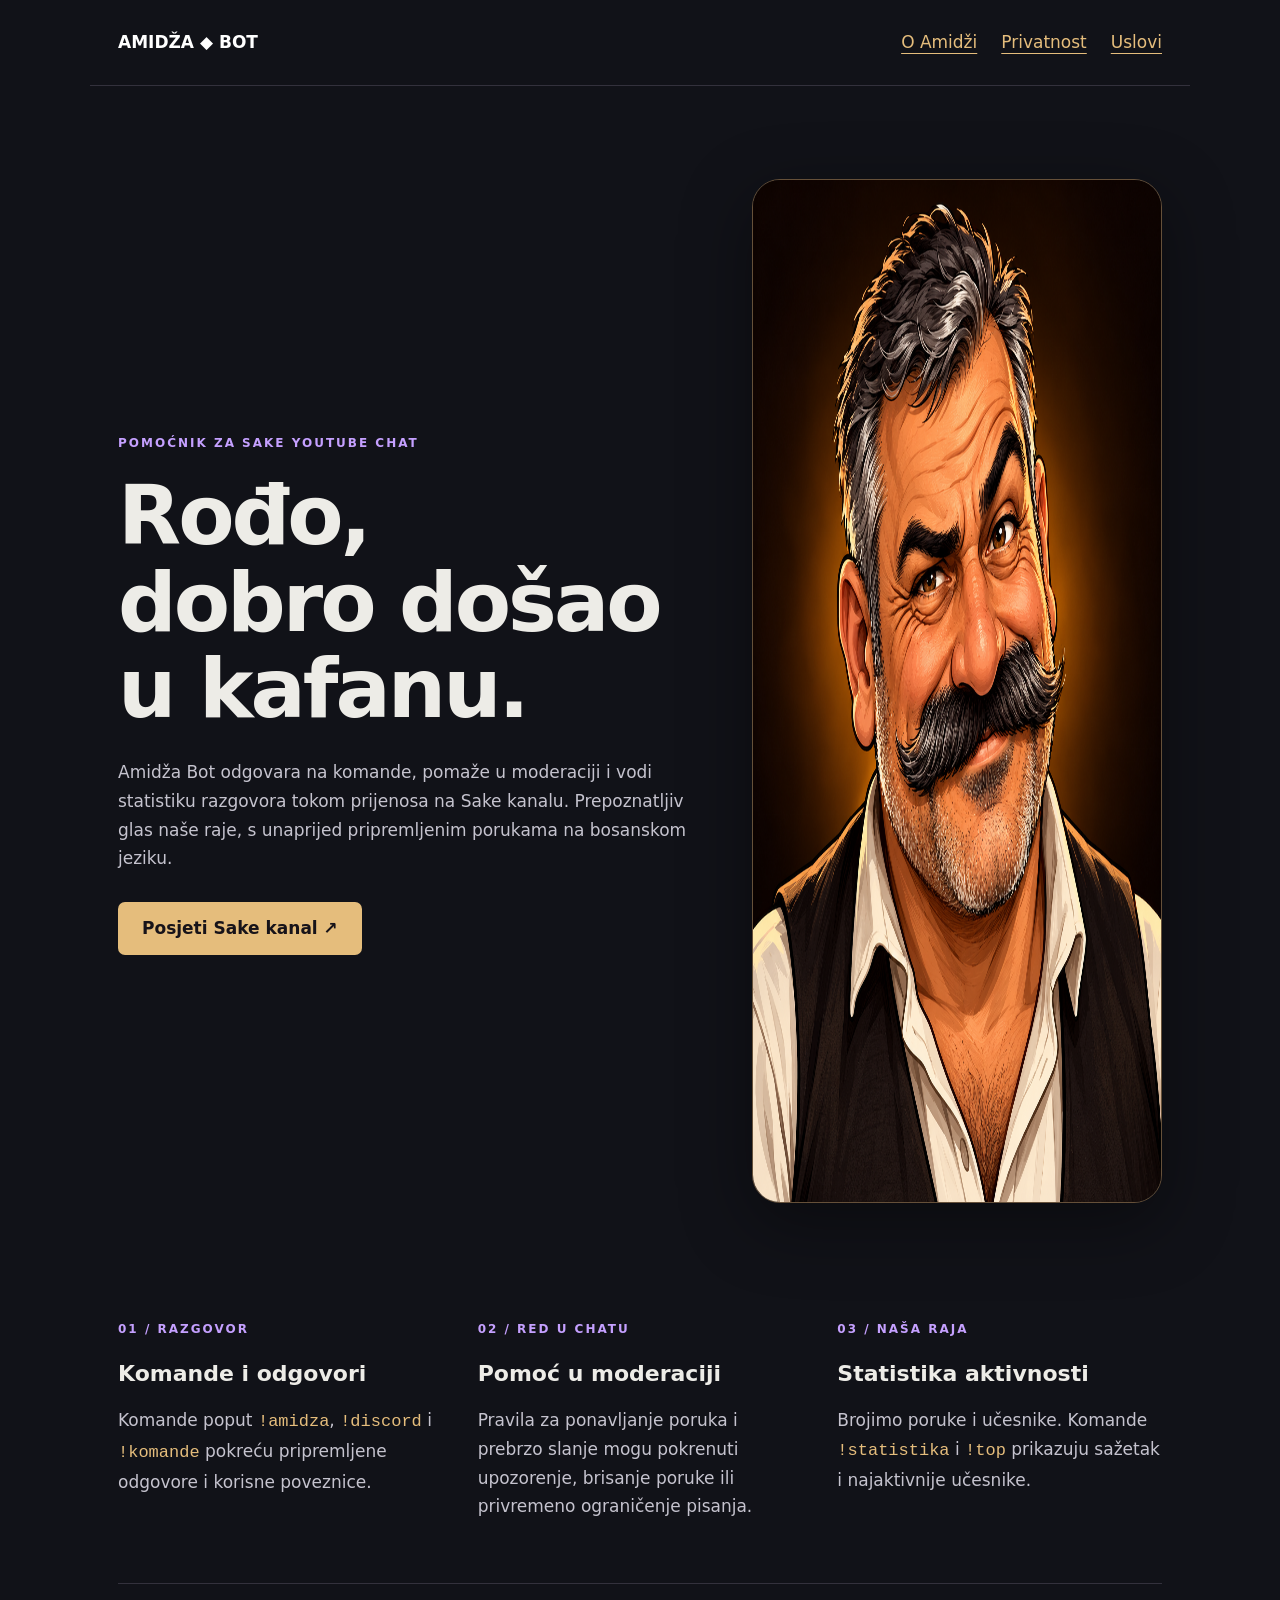
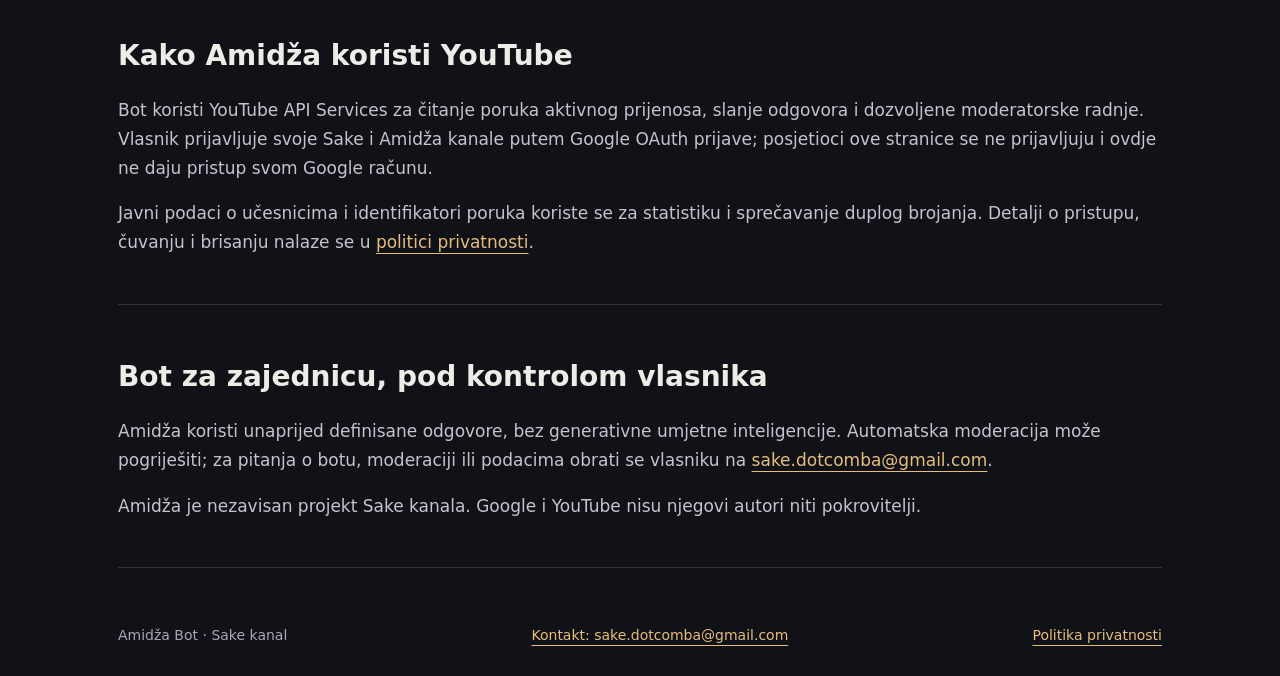
<file: amidza/index.html>
<!doctype html><html lang="bs"><head><meta charset="utf-8"><meta name="viewport" content="width=device-width,initial-scale=1"><meta name="description" content="Amidža Bot — pomoćnik za YouTube chat Sake kanala. Komande, moderacija i statistika razgovora."><title>Početna | Amidža Bot</title><link rel="stylesheet" href="style.css"><link rel="icon" href="amidza.png"></head><body><header><a class="brand" href="index.html">AMIDŽA <span aria-hidden="true">◆</span> BOT</a><nav aria-label="Glavna navigacija"><a href="index.html">O Amidži</a><a href="privacy.html">Privatnost</a><a href="terms.html">Uslovi</a></nav></header><main class="home"><div class="hero"><div><span class="tag">Pomoćnik za Sake YouTube chat</span><h1>Rođo,<br>dobro došao<br>u kafanu.</h1><p>Amidža Bot odgovara na komande, pomaže u moderaciji i vodi statistiku razgovora tokom prijenosa na Sake kanalu. Prepoznatljiv glas naše raje, s unaprijed pripremljenim porukama na bosanskom jeziku.</p><a class="button" href="https://www.youtube.com/@Sake_ba">Posjeti Sake kanal ↗</a></div><img class="portrait" src="amidza.png" alt="Ilustrovani avatar Amidže, nasmijanog muškarca s brkovima" width="1024" height="1024"></div><section class="features" aria-label="Mogućnosti"><article><span class="tag">01 / Razgovor</span><h2>Komande i odgovori</h2><p>Komande poput <code>!amidza</code>, <code>!discord</code> i <code>!komande</code> pokreću pripremljene odgovore i korisne poveznice.</p></article><article><span class="tag">02 / Red u chatu</span><h2>Pomoć u moderaciji</h2><p>Pravila za ponavljanje poruka i prebrzo slanje mogu pokrenuti upozorenje, brisanje poruke ili privremeno ograničenje pisanja.</p></article><article><span class="tag">03 / Naša raja</span><h2>Statistika aktivnosti</h2><p>Brojimo poruke i učesnike. Komande <code>!statistika</code> i <code>!top</code> prikazuju sažetak i najaktivnije učesnike.</p></article></section><section><h2>Kako Amidža koristi YouTube</h2><p>Bot koristi YouTube API Services za čitanje poruka aktivnog prijenosa, slanje odgovora i dozvoljene moderatorske radnje. Vlasnik prijavljuje svoje Sake i Amidža kanale putem Google OAuth prijave; posjetioci ove stranice se ne prijavljuju i ovdje ne daju pristup svom Google računu.</p><p>Javni podaci o učesnicima i identifikatori poruka koriste se za statistiku i sprečavanje duplog brojanja. Detalji o pristupu, čuvanju i brisanju nalaze se u <a href="privacy.html">politici privatnosti</a>.</p></section><section><h2>Bot za zajednicu, pod kontrolom vlasnika</h2><p>Amidža koristi unaprijed definisane odgovore, bez generativne umjetne inteligencije. Automatska moderacija može pogriješiti; za pitanja o botu, moderaciji ili podacima obrati se vlasniku na <a href="mailto:sake.dotcomba@gmail.com">sake.dotcomba@gmail.com</a>.</p><p>Amidža je nezavisan projekt Sake kanala. Google i YouTube nisu njegovi autori niti pokrovitelji.</p></section></main><footer><span>Amidža Bot · Sake kanal</span><a href="mailto:sake.dotcomba@gmail.com">Kontakt: sake.dotcomba@gmail.com</a><a href="privacy.html">Politika privatnosti</a></footer></body></html>
</file>
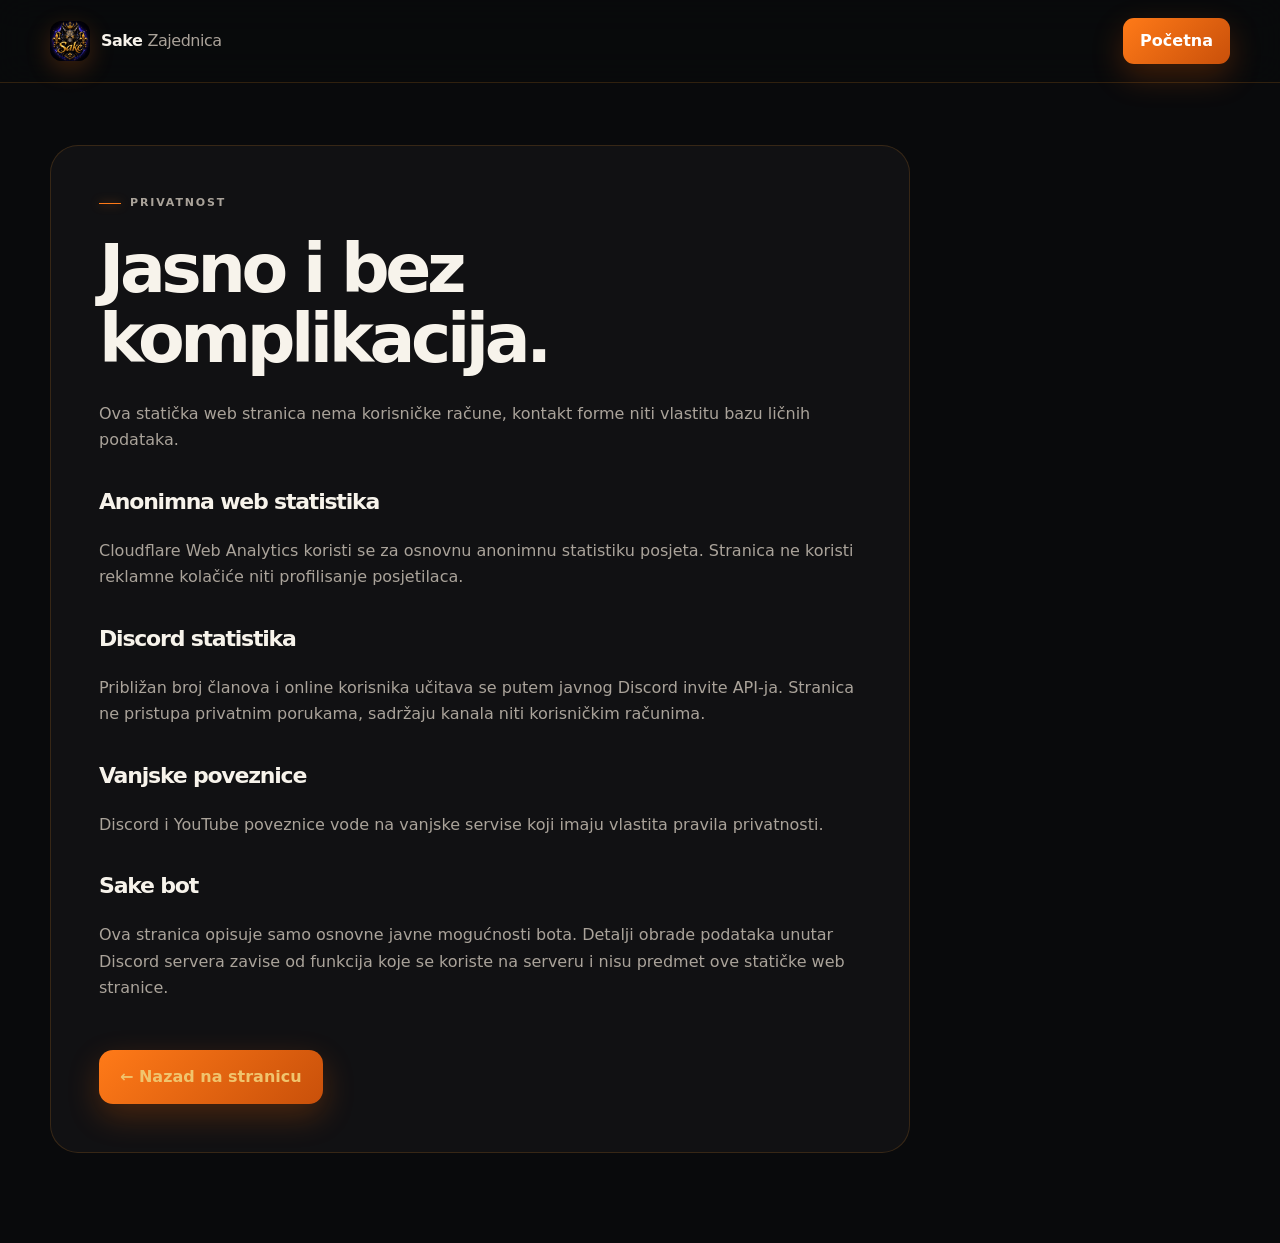
<file: privacy.html>
<!DOCTYPE html>
<html lang="bs">
<head>
  <meta charset="UTF-8">
  <meta name="viewport" content="width=device-width, initial-scale=1.0">
  <meta name="description" content="Informacije o privatnosti na web stranici Sake Zajednice.">
  <meta name="theme-color" content="#090a0c">
  <meta http-equiv="Content-Security-Policy" content="default-src 'self'; base-uri 'self'; object-src 'none'; form-action 'none'; script-src 'none'; style-src 'self'; img-src 'self' data:; font-src 'self'; manifest-src 'self'; upgrade-insecure-requests">
  <meta name="referrer" content="no-referrer">
  <title>Privatnost — Sake Zajednica</title>
  <link rel="icon" href="favicon-192.png" sizes="192x192">
  <link rel="stylesheet" href="style.css?v=7">
</head>
<body>
  <header class="site-header scrolled">
    <div class="container nav-wrap">
      <a class="brand" href="index.html"><img class="brand-mark" src="sake-logo.webp" alt="" width="40" height="40"><span>Sake <b>Zajednica</b></span></a>
      <a class="button button-small" href="index.html">Početna</a>
    </div>
  </header>
  <main class="legal-page">
    <div class="container">
      <article class="legal-card">
        <p class="eyebrow"><span></span> Privatnost</p>
        <h1>Jasno i bez komplikacija.</h1>
        <p>Ova statička web stranica nema korisničke račune, kontakt forme niti vlastitu bazu ličnih podataka.</p>
        <h2>Anonimna web statistika</h2>
        <p>Cloudflare Web Analytics koristi se za osnovnu anonimnu statistiku posjeta. Stranica ne koristi reklamne kolačiće niti profilisanje posjetilaca.</p>
        <h2>Discord statistika</h2>
        <p>Približan broj članova i online korisnika učitava se putem javnog Discord invite API-ja. Stranica ne pristupa privatnim porukama, sadržaju kanala niti korisničkim računima.</p>
        <h2>Vanjske poveznice</h2>
        <p>Discord i YouTube poveznice vode na vanjske servise koji imaju vlastita pravila privatnosti.</p>
        <h2>Sake bot</h2>
        <p>Ova stranica opisuje samo osnovne javne mogućnosti bota. Detalji obrade podataka unutar Discord servera zavise od funkcija koje se koriste na serveru i nisu predmet ove statičke web stranice.</p>
        <a class="button legal-back" href="index.html">← Nazad na stranicu</a>
      </article>
    </div>
  </main>
</body>
</html>
</file>
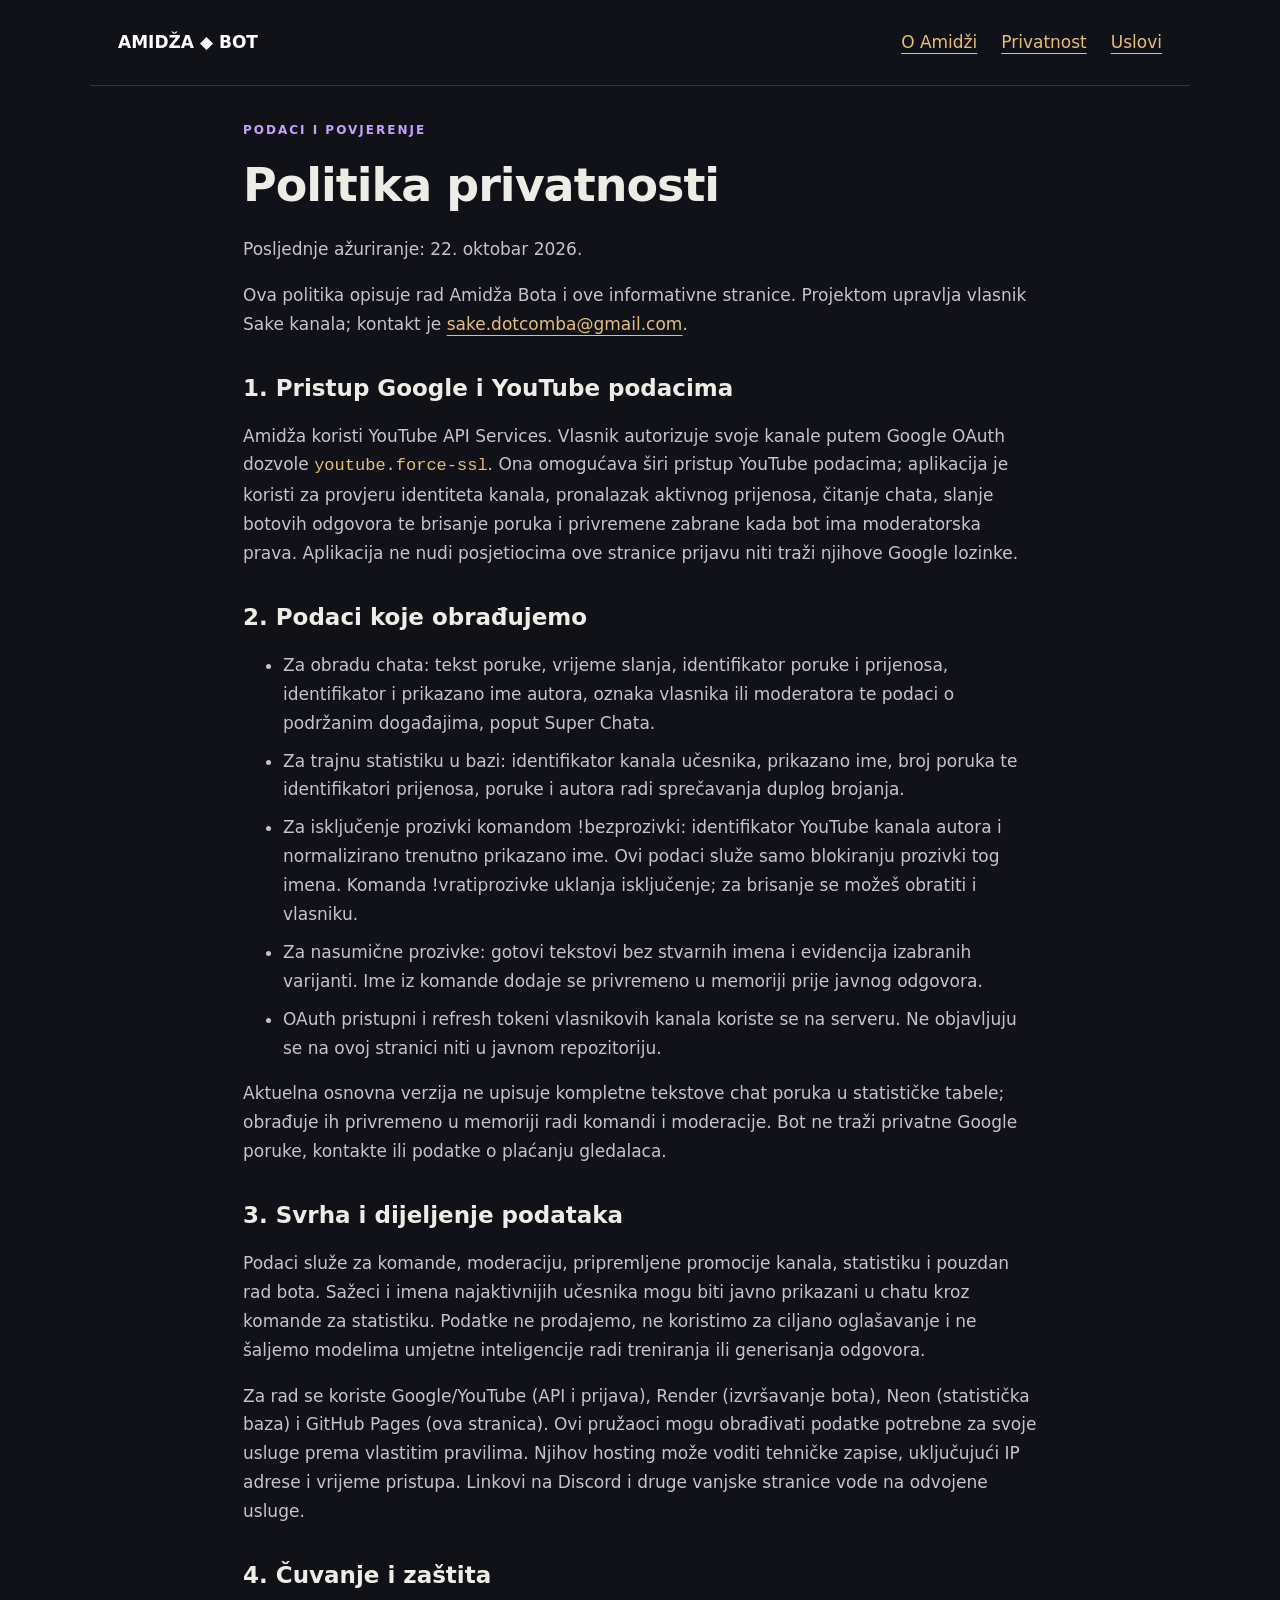
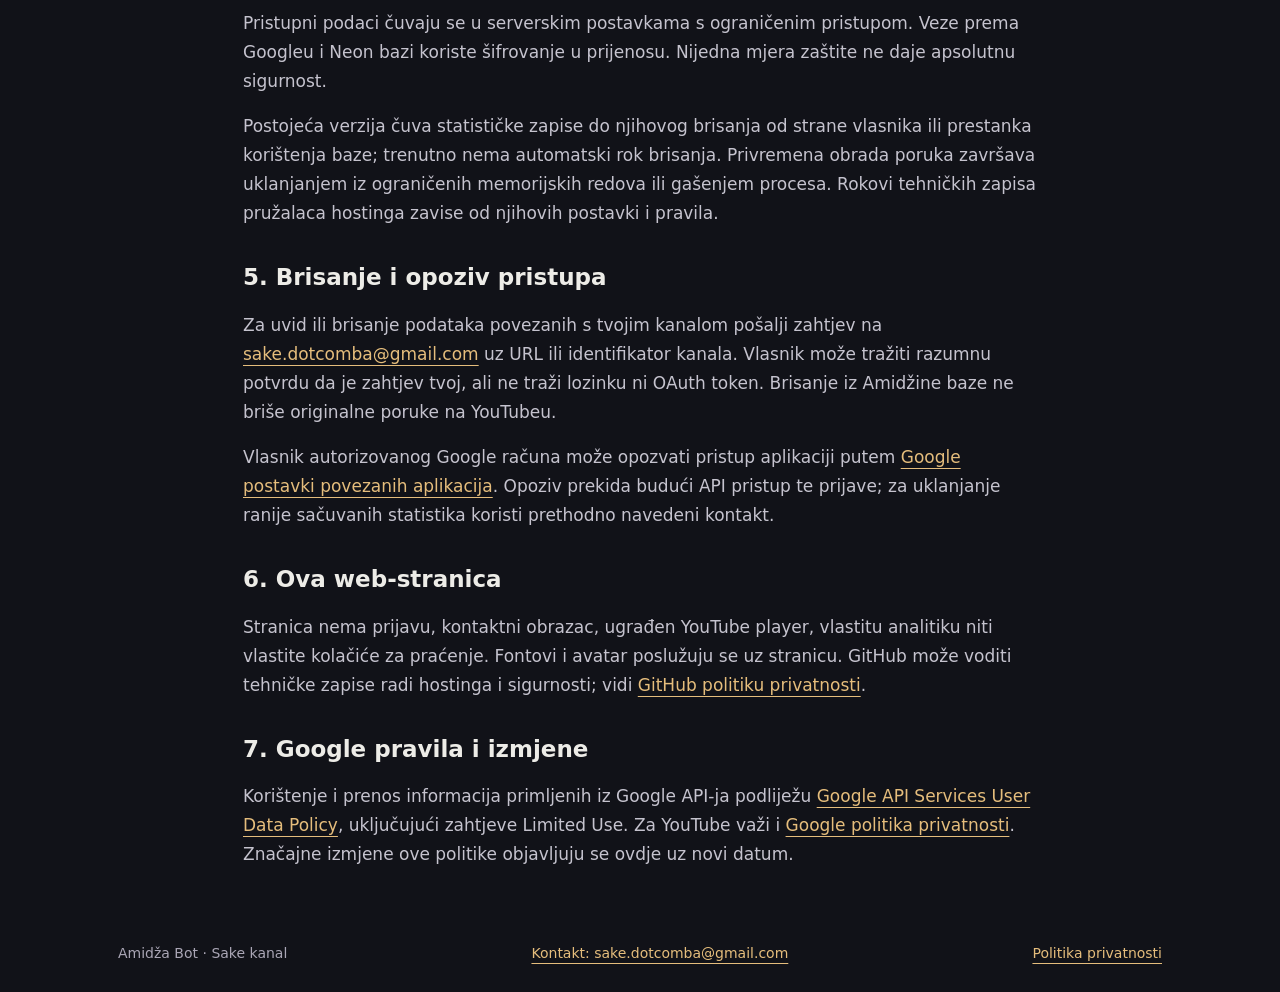
<file: amidza/privacy.html>
<!doctype html><html lang="bs"><head><meta charset="utf-8"><meta name="viewport" content="width=device-width,initial-scale=1"><meta name="description" content="Amidža Bot — pomoćnik za YouTube chat Sake kanala. Komande, moderacija i statistika razgovora."><title>Politika privatnosti | Amidža Bot</title><link rel="stylesheet" href="style.css"><link rel="icon" href="amidza.png"></head><body><header><a class="brand" href="index.html">AMIDŽA <span aria-hidden="true">◆</span> BOT</a><nav aria-label="Glavna navigacija"><a href="index.html">O Amidži</a><a href="privacy.html">Privatnost</a><a href="terms.html">Uslovi</a></nav></header><main class="document"><span class="tag">Podaci i povjerenje</span><h1>Politika privatnosti</h1><p>Posljednje ažuriranje: 22. oktobar 2026.</p><p>Ova politika opisuje rad Amidža Bota i ove informativne stranice. Projektom upravlja vlasnik Sake kanala; kontakt je <a href="mailto:sake.dotcomba@gmail.com">sake.dotcomba@gmail.com</a>.</p><h2>1. Pristup Google i YouTube podacima</h2><p>Amidža koristi YouTube API Services. Vlasnik autorizuje svoje kanale putem Google OAuth dozvole <code>youtube.force-ssl</code>. Ona omogućava širi pristup YouTube podacima; aplikacija je koristi za provjeru identiteta kanala, pronalazak aktivnog prijenosa, čitanje chata, slanje botovih odgovora te brisanje poruka i privremene zabrane kada bot ima moderatorska prava. Aplikacija ne nudi posjetiocima ove stranice prijavu niti traži njihove Google lozinke.</p><h2>2. Podaci koje obrađujemo</h2><ul><li>Za obradu chata: tekst poruke, vrijeme slanja, identifikator poruke i prijenosa, identifikator i prikazano ime autora, oznaka vlasnika ili moderatora te podaci o podržanim događajima, poput Super Chata.</li><li>Za trajnu statistiku u bazi: identifikator kanala učesnika, prikazano ime, broj poruka te identifikatori prijenosa, poruke i autora radi sprečavanja duplog brojanja.</li><li>Za isključenje prozivki komandom !bezprozivki: identifikator YouTube kanala autora i normalizirano trenutno prikazano ime. Ovi podaci služe samo blokiranju prozivki tog imena. Komanda !vratiprozivke uklanja isključenje; za brisanje se možeš obratiti i vlasniku.</li><li>Za nasumične prozivke: gotovi tekstovi bez stvarnih imena i evidencija izabranih varijanti. Ime iz komande dodaje se privremeno u memoriji prije javnog odgovora.</li><li>OAuth pristupni i refresh tokeni vlasnikovih kanala koriste se na serveru. Ne objavljuju se na ovoj stranici niti u javnom repozitoriju.</li></ul><p>Aktuelna osnovna verzija ne upisuje kompletne tekstove chat poruka u statističke tabele; obrađuje ih privremeno u memoriji radi komandi i moderacije. Bot ne traži privatne Google poruke, kontakte ili podatke o plaćanju gledalaca.</p><h2>3. Svrha i dijeljenje podataka</h2><p>Podaci služe za komande, moderaciju, pripremljene promocije kanala, statistiku i pouzdan rad bota. Sažeci i imena najaktivnijih učesnika mogu biti javno prikazani u chatu kroz komande za statistiku. Podatke ne prodajemo, ne koristimo za ciljano oglašavanje i ne šaljemo modelima umjetne inteligencije radi treniranja ili generisanja odgovora.</p><p>Za rad se koriste Google/YouTube (API i prijava), Render (izvršavanje bota), Neon (statistička baza) i GitHub Pages (ova stranica). Ovi pružaoci mogu obrađivati podatke potrebne za svoje usluge prema vlastitim pravilima. Njihov hosting može voditi tehničke zapise, uključujući IP adrese i vrijeme pristupa. Linkovi na Discord i druge vanjske stranice vode na odvojene usluge.</p><h2>4. Čuvanje i zaštita</h2><p>Pristupni podaci čuvaju se u serverskim postavkama s ograničenim pristupom. Veze prema Googleu i Neon bazi koriste šifrovanje u prijenosu. Nijedna mjera zaštite ne daje apsolutnu sigurnost.</p><p>Postojeća verzija čuva statističke zapise do njihovog brisanja od strane vlasnika ili prestanka korištenja baze; trenutno nema automatski rok brisanja. Privremena obrada poruka završava uklanjanjem iz ograničenih memorijskih redova ili gašenjem procesa. Rokovi tehničkih zapisa pružalaca hostinga zavise od njihovih postavki i pravila.</p><h2>5. Brisanje i opoziv pristupa</h2><p>Za uvid ili brisanje podataka povezanih s tvojim kanalom pošalji zahtjev na <a href="mailto:sake.dotcomba@gmail.com">sake.dotcomba@gmail.com</a> uz URL ili identifikator kanala. Vlasnik može tražiti razumnu potvrdu da je zahtjev tvoj, ali ne traži lozinku ni OAuth token. Brisanje iz Amidžine baze ne briše originalne poruke na YouTubeu.</p><p>Vlasnik autorizovanog Google računa može opozvati pristup aplikaciji putem <a href="https://myaccount.google.com/permissions">Google postavki povezanih aplikacija</a>. Opoziv prekida budući API pristup te prijave; za uklanjanje ranije sačuvanih statistika koristi prethodno navedeni kontakt.</p><h2>6. Ova web-stranica</h2><p>Stranica nema prijavu, kontaktni obrazac, ugrađen YouTube player, vlastitu analitiku niti vlastite kolačiće za praćenje. Fontovi i avatar poslužuju se uz stranicu. GitHub može voditi tehničke zapise radi hostinga i sigurnosti; vidi <a href="https://docs.github.com/en/site-policy/privacy-policies/github-general-privacy-statement">GitHub politiku privatnosti</a>.</p><h2>7. Google pravila i izmjene</h2><p>Korištenje i prenos informacija primljenih iz Google API-ja podliježu <a href="https://developers.google.com/terms/api-services-user-data-policy">Google API Services User Data Policy</a>, uključujući zahtjeve Limited Use. Za YouTube važi i <a href="https://policies.google.com/privacy">Google politika privatnosti</a>. Značajne izmjene ove politike objavljuju se ovdje uz novi datum.</p></main><footer><span>Amidža Bot · Sake kanal</span><a href="mailto:sake.dotcomba@gmail.com">Kontakt: sake.dotcomba@gmail.com</a><a href="privacy.html">Politika privatnosti</a></footer></body></html>
</file>
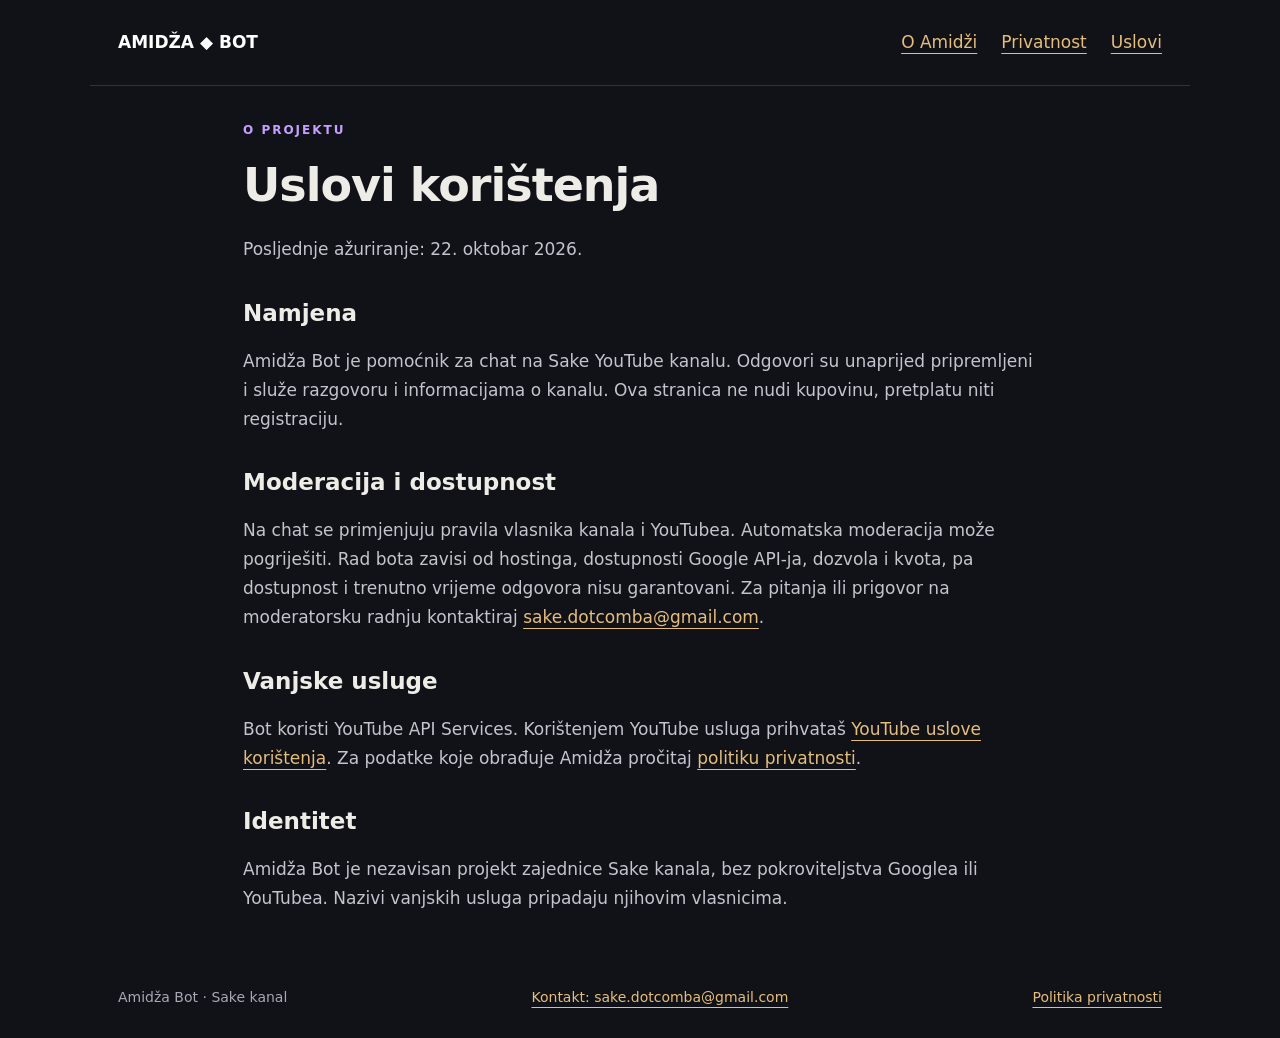
<file: amidza/terms.html>
<!doctype html><html lang="bs"><head><meta charset="utf-8"><meta name="viewport" content="width=device-width,initial-scale=1"><meta name="description" content="Amidža Bot — pomoćnik za YouTube chat Sake kanala. Komande, moderacija i statistika razgovora."><title>Uslovi korištenja | Amidža Bot</title><link rel="stylesheet" href="style.css"><link rel="icon" href="amidza.png"></head><body><header><a class="brand" href="index.html">AMIDŽA <span aria-hidden="true">◆</span> BOT</a><nav aria-label="Glavna navigacija"><a href="index.html">O Amidži</a><a href="privacy.html">Privatnost</a><a href="terms.html">Uslovi</a></nav></header><main class="document"><span class="tag">O projektu</span><h1>Uslovi korištenja</h1><p>Posljednje ažuriranje: 22. oktobar 2026.</p><h2>Namjena</h2><p>Amidža Bot je pomoćnik za chat na Sake YouTube kanalu. Odgovori su unaprijed pripremljeni i služe razgovoru i informacijama o kanalu. Ova stranica ne nudi kupovinu, pretplatu niti registraciju.</p><h2>Moderacija i dostupnost</h2><p>Na chat se primjenjuju pravila vlasnika kanala i YouTubea. Automatska moderacija može pogriješiti. Rad bota zavisi od hostinga, dostupnosti Google API-ja, dozvola i kvota, pa dostupnost i trenutno vrijeme odgovora nisu garantovani. Za pitanja ili prigovor na moderatorsku radnju kontaktiraj <a href="mailto:sake.dotcomba@gmail.com">sake.dotcomba@gmail.com</a>.</p><h2>Vanjske usluge</h2><p>Bot koristi YouTube API Services. Korištenjem YouTube usluga prihvataš <a href="https://www.youtube.com/t/terms">YouTube uslove korištenja</a>. Za podatke koje obrađuje Amidža pročitaj <a href="privacy.html">politiku privatnosti</a>.</p><h2>Identitet</h2><p>Amidža Bot je nezavisan projekt zajednice Sake kanala, bez pokroviteljstva Googlea ili YouTubea. Nazivi vanjskih usluga pripadaju njihovim vlasnicima.</p></main><footer><span>Amidža Bot · Sake kanal</span><a href="mailto:sake.dotcomba@gmail.com">Kontakt: sake.dotcomba@gmail.com</a><a href="privacy.html">Politika privatnosti</a></footer></body></html>
</file>
<file: style.css>
:root{
  --bg:#090a0c;--bg-soft:#101114;--panel:rgba(20,20,21,.82);--panel-strong:#151515;
  --text:#f7f3eb;--muted:#aaa39a;--line:rgba(255,154,45,.16);
  --orange:#ff7a18;--orange-dark:#b54108;--gold:#e9b44c;--green:#55d98b;
  --radius:24px;--shadow:0 24px 80px rgba(0,0,0,.55)
}
*{box-sizing:border-box}
html{scroll-behavior:smooth;scroll-padding-top:86px}
body{margin:0;background:var(--bg);color:var(--text);font-family:Inter,ui-sans-serif,system-ui,-apple-system,"Segoe UI",Roboto,Arial,sans-serif;line-height:1.65;overflow-x:hidden}
body.menu-open{overflow:hidden}
a{color:inherit;text-decoration:none}button{font:inherit}img{max-width:100%}
h1,h2,h3,p{margin-top:0}.container{width:min(1180px,calc(100% - 40px));margin-inline:auto}.section{padding:112px 0;position:relative}
.skip-link{position:fixed;left:16px;top:-80px;background:#fff;color:#080b17;padding:10px 16px;border-radius:8px;z-index:999}.skip-link:focus{top:16px}
.ambient{position:fixed;border-radius:50%;filter:blur(110px);pointer-events:none;opacity:.1;z-index:-1}.ambient-one{width:460px;height:460px;background:#ff6a00;top:-170px;right:-130px}.ambient-two{width:380px;height:380px;background:#d49a32;bottom:-70px;left:-190px}
.site-header{position:fixed;z-index:100;width:100%;top:0;transition:.3s}.site-header.scrolled{background:rgba(9,10,12,.9);backdrop-filter:blur(18px);border-bottom:1px solid var(--line)}
.nav-wrap{height:82px;display:flex;align-items:center;justify-content:space-between}.brand{display:flex;align-items:center;gap:11px;font-weight:700;letter-spacing:-.03em}.brand b{color:var(--muted);font-weight:500}.brand-mark{display:block;width:40px;height:40px;border-radius:12px;object-fit:cover;box-shadow:0 8px 24px rgba(255,122,24,.22)}
.nav{display:flex;align-items:center;gap:25px;font-size:13px;font-weight:700;color:var(--muted)}.nav a:not(.button){position:relative}.nav a:not(.button):after{content:"";position:absolute;left:0;right:100%;bottom:-8px;height:1px;background:var(--orange);transition:.2s}.nav a:not(.button):hover{color:var(--text)}.nav a:not(.button):hover:after{right:0}.menu-button{display:none;border:0;background:none;padding:8px}.menu-button span{display:block;width:24px;height:2px;background:#fff;margin:5px;border-radius:2px}
.button{display:inline-flex;align-items:center;justify-content:center;gap:9px;border-radius:14px;padding:14px 21px;background:linear-gradient(135deg,var(--orange),#c9500a);font-weight:800;color:#fff;box-shadow:0 12px 32px rgba(255,106,0,.24);transition:transform .2s,box-shadow .2s,border-color .2s}.button:hover{transform:translateY(-2px);box-shadow:0 16px 38px rgba(255,106,0,.38)}.button-small{padding:10px 17px;border-radius:11px}.button-secondary{background:rgba(18,18,19,.76);border:1px solid rgba(255,255,255,.15);box-shadow:none}.button-secondary:hover{border-color:rgba(255,138,31,.6)}.button-youtube{background:rgba(18,18,19,.76);border:1px solid rgba(255,255,255,.15);box-shadow:none}.button-youtube span{color:#ff4545}.button-youtube:hover{border-color:#ff4545;box-shadow:0 12px 30px rgba(255,36,36,.12)}
.eyebrow{display:flex;align-items:center;gap:9px;color:#f4bd66;text-transform:uppercase;font-size:11px;letter-spacing:.17em;font-weight:800;margin:0 0 22px}.eyebrow span{width:22px;height:1px;background:var(--orange);box-shadow:0 0 10px rgba(255,122,24,.7)}
h1{font-size:clamp(52px,7vw,88px);line-height:1.02;letter-spacing:-.065em;margin-bottom:28px}h2{font-size:clamp(38px,5vw,60px);line-height:1.1;letter-spacing:-.055em;margin-bottom:24px}h3{line-height:1.25}h1 em,h2 em{font-style:normal;background:linear-gradient(90deg,#ff8a26,#f0c46d);background-clip:text;-webkit-background-clip:text;color:transparent}
.section-heading>p:last-child{color:var(--muted);max-width:650px}.centered{text-align:center;display:flex;flex-direction:column;align-items:center}.centered .eyebrow{justify-content:center}
.hero{min-height:850px;display:grid;align-items:center;padding-top:145px;isolation:isolate;background:linear-gradient(90deg,rgba(5,6,7,.99) 0%,rgba(5,6,7,.92) 36%,rgba(5,6,7,.38) 70%,rgba(5,6,7,.12) 100%),linear-gradient(0deg,rgba(9,10,12,.94) 0%,transparent 34%),url('sake-tactical-hero.webp') 68% center/cover no-repeat;border-bottom:1px solid var(--line)}
.hero:after{content:"";position:absolute;inset:0;z-index:-1;pointer-events:none;background-image:linear-gradient(rgba(255,133,27,.035) 1px,transparent 1px),linear-gradient(90deg,rgba(255,133,27,.035) 1px,transparent 1px);background-size:56px 56px;mask-image:linear-gradient(90deg,transparent 12%,#000 50%,transparent)}.hero-grid{display:grid;grid-template-columns:minmax(0,730px) 1fr}.hero-copy{position:relative;z-index:2}.hero-text{font-size:18px;color:#c1bbb2;max-width:660px;margin-bottom:34px}.hero-actions{display:flex;align-items:center;gap:12px;flex-wrap:wrap}.trust-row{display:flex;flex-wrap:wrap;gap:22px;margin-top:38px;color:var(--muted);font-size:12px}.trust-row span{display:flex;align-items:center;gap:7px}.trust-row i,.status-text i{width:7px;height:7px;border-radius:50%;background:var(--orange);box-shadow:0 0 12px var(--orange)}.scroll-cue{position:absolute;bottom:30px;left:50%;width:28px;height:44px;border:1px solid rgba(255,255,255,.2);border-radius:20px;display:grid;place-items:start center;padding-top:8px}.scroll-cue span{width:4px;height:7px;border-radius:4px;background:var(--gold);animation:scrollcue 1.7s infinite}@keyframes scrollcue{0%{transform:translateY(0);opacity:0}30%{opacity:1}100%{transform:translateY(16px);opacity:0}}
.split{display:grid;grid-template-columns:.9fr 1.1fr;gap:100px;align-items:start}.about-copy{font-size:18px;color:#d4cec4;padding-top:8px}.about-copy p:last-child{color:var(--muted)}
.live-stats{display:grid;grid-template-columns:repeat(4,1fr);margin-top:72px;border:1px solid var(--line);border-radius:var(--radius);background:linear-gradient(145deg,rgba(26,23,21,.9),rgba(13,13,14,.9));overflow:hidden}.live-stats article{padding:30px 28px;min-height:156px;display:flex;flex-direction:column;justify-content:center}.live-stats article+article{border-left:1px solid var(--line)}.stat-kicker{font-size:10px;text-transform:uppercase;letter-spacing:.16em;color:#d5a85f;font-weight:800}.live-stats strong{display:block;font-size:31px;letter-spacing:-.04em;margin:5px 0}.live-stats small{color:var(--muted);font-size:11px}.status-text{display:flex!important;align-items:center;gap:10px;font-size:25px!important}.status-text i{background:var(--green);box-shadow:0 0 12px var(--green)}
.why-section{background:linear-gradient(180deg,transparent,rgba(91,42,7,.11),transparent)}.reason-grid{display:grid;grid-template-columns:repeat(4,1fr);gap:15px;margin-top:55px}.reason-card{padding:28px;border:1px solid var(--line);border-radius:20px;background:var(--panel);min-height:260px;transition:.25s}.reason-card:hover{transform:translateY(-5px);border-color:rgba(255,132,30,.42);background:rgba(31,25,20,.9)}.reason-card>span{display:block;font-size:11px;color:var(--gold);margin-bottom:55px}.reason-card h3{font-size:18px;margin-bottom:12px}.reason-card p{font-size:13px;color:var(--muted);margin:0}
.bot-section{background:linear-gradient(180deg,transparent,rgba(100,48,8,.12),transparent)}.bot-layout{display:grid;grid-template-columns:.8fr 1.2fr;gap:75px;align-items:start}.bot-intro{position:sticky;top:125px}.bot-intro>p:not(.eyebrow){color:var(--muted);font-size:16px}.privacy-box{display:flex;gap:13px;padding:18px;border:1px solid var(--line);border-radius:16px;background:rgba(18,18,18,.8);margin-top:32px}.privacy-box>span{color:var(--orange)}.privacy-box p{margin:0;color:#bbb3a9;font-size:12px}.feature-grid{display:grid;grid-template-columns:repeat(2,1fr);gap:15px}.feature-card{padding:27px;border:1px solid var(--line);border-radius:20px;background:var(--panel);min-height:215px;transition:.25s}.feature-card:hover{transform:translateY(-4px);border-color:rgba(255,132,30,.42);background:rgba(31,25,20,.9)}.feature-icon{display:grid;place-items:center;width:45px;height:45px;border-radius:13px;background:rgba(255,122,24,.13);font-size:20px;margin-bottom:28px}.feature-card h3{font-size:17px;margin-bottom:9px}.feature-card p{font-size:13px;color:var(--muted);margin:0}
.path-section{overflow:hidden}.member-path{display:grid;grid-template-columns:repeat(5,1fr);margin-top:60px;position:relative}.member-path:before{content:"";position:absolute;left:10%;right:10%;top:72px;height:1px;background:linear-gradient(90deg,transparent,var(--orange),var(--gold),transparent)}.path-card{text-align:center;position:relative;padding:0 14px}.path-number{font-size:10px;color:var(--muted);letter-spacing:.15em}.path-icon{position:relative;z-index:1;width:76px;height:76px;border-radius:50%;display:grid;place-items:center;margin:17px auto 25px;background:#121212;border:1px solid rgba(255,142,32,.38);box-shadow:0 0 0 9px var(--bg),0 12px 45px rgba(0,0,0,.4);font-size:27px}.path-card h3{font-size:16px;margin-bottom:8px}.path-card p{font-size:12px;color:var(--muted);margin:0}
.values{background:linear-gradient(180deg,rgba(255,255,255,.01),transparent)}.values-layout{display:grid;grid-template-columns:.8fr 1.2fr;gap:90px;align-items:start}.values .section-heading{position:sticky;top:125px}.values-list{border-top:1px solid var(--line)}.value-item{display:grid;grid-template-columns:65px 1fr;gap:25px;padding:29px 0;border-bottom:1px solid var(--line)}.value-item>span{font-size:11px;color:var(--gold)}.value-item h3{margin-bottom:5px;font-size:18px}.value-item p{margin:0;color:var(--muted);font-size:13px}
.control-section{padding-top:55px;background:radial-gradient(circle at 72% 45%,rgba(255,121,24,.1),transparent 35%)}.control-card{display:grid;grid-template-columns:.9fr 1.1fr;gap:70px;align-items:center;padding:58px;border:1px solid rgba(255,154,45,.25);border-radius:30px;background:linear-gradient(135deg,rgba(45,27,13,.86),rgba(13,14,16,.96) 58%);box-shadow:0 32px 90px rgba(0,0,0,.4);position:relative;overflow:hidden}.control-card:after{content:"";position:absolute;width:250px;height:250px;border:1px solid rgba(240,196,109,.08);border-radius:50%;right:-100px;top:-110px;box-shadow:0 0 0 35px rgba(255,122,24,.02)}.control-copy,.control-grid{position:relative;z-index:1}.control-copy h2{font-size:clamp(40px,5vw,64px);line-height:1.02;margin-bottom:20px}.control-copy>p:last-of-type{color:var(--muted);margin:0;max-width:600px}.control-access{display:flex;align-items:center;gap:9px;margin-top:28px;font-size:11px;text-transform:uppercase;letter-spacing:.1em;color:#d8d0c6}.control-access i{width:8px;height:8px;border-radius:50%;background:var(--gold);box-shadow:0 0 15px var(--gold)}.control-access b{margin-left:7px;padding-left:16px;border-left:1px solid var(--line);color:var(--gold)}.control-grid{display:grid;grid-template-columns:1fr 1fr;gap:14px}.control-grid article{display:flex;gap:16px;min-height:125px;padding:22px;border:1px solid var(--line);border-radius:17px;background:rgba(12,13,15,.66)}.control-grid article>span{color:var(--gold);font-size:10px;padding-top:3px}.control-grid strong{display:block;font-size:14px;margin-bottom:7px}.control-grid small{display:block;color:var(--muted);font-size:11px;line-height:1.6}
.timeline{margin-top:55px;border-left:1px solid var(--line);margin-left:10px}.timeline article{position:relative;padding:0 0 45px 42px;display:grid;grid-template-columns:120px 270px 1fr;gap:25px;align-items:start}.timeline article:before{content:"";position:absolute;left:-6px;top:7px;width:11px;height:11px;border-radius:50%;background:var(--orange);box-shadow:0 0 15px var(--orange)}.timeline article>span{color:var(--gold);font-size:10px;text-transform:uppercase;letter-spacing:.15em;font-weight:800}.timeline h3{font-size:17px;margin:0}.timeline p{font-size:13px;color:var(--muted);margin:0;max-width:500px}.timeline .future:before{background:transparent;border:1px solid var(--gold);box-shadow:none}
.faq-section{background:linear-gradient(180deg,transparent,rgba(91,42,7,.1),transparent)}.faq-layout{display:grid;grid-template-columns:.8fr 1.2fr;gap:90px;align-items:start}.faq-list{border-top:1px solid var(--line)}details{border-bottom:1px solid var(--line)}summary{list-style:none;cursor:pointer;padding:25px 0;display:flex;justify-content:space-between;align-items:center;gap:20px;font-weight:700;font-size:15px}summary::-webkit-details-marker{display:none}summary span{font-size:24px;color:var(--orange);font-weight:400;transition:.2s}details[open] summary span{transform:rotate(45deg)}details p{color:var(--muted);font-size:13px;max-width:680px;padding:0 40px 24px 0;margin:0}
.cta-card{padding:62px;background:linear-gradient(135deg,#742907,#ba4d0b 48%,#c58a2c);border-radius:32px;display:flex;align-items:center;justify-content:space-between;gap:50px;overflow:hidden;position:relative}.cta-card:after{content:"";position:absolute;width:350px;height:350px;border:1px solid rgba(255,255,255,.14);border-radius:50%;right:18%;top:-220px}.cta-card h2{margin-bottom:14px}.cta-card>div>p:last-child{margin:0;max-width:660px;color:#ffe7c8;font-size:14px}.cta-card .eyebrow{color:#fff0d5}.button-light{background:#fff;color:#17120e;box-shadow:none;white-space:nowrap;z-index:1}
.footer{border-top:1px solid var(--line);padding:55px 0 24px;background:#070708}.footer-grid{display:grid;grid-template-columns:1.5fr .6fr .6fr;gap:90px}.footer-brand-group{display:flex;flex-direction:column;align-items:flex-start;gap:15px}.footer-brand-group>p{max-width:430px}.footer p,.footer-column a{font-size:11px;color:var(--muted);margin:0}.footer-column{display:flex;flex-direction:column;gap:10px}.footer-column strong{font-size:11px;text-transform:uppercase;letter-spacing:.14em;color:#d3a55d;margin-bottom:5px}.footer-column a:hover{color:var(--text)}.visitor-counter{display:flex;align-items:center;gap:6px!important;font-size:10px!important}.visitor-counter strong{color:#dfe3f5;font-variant-numeric:tabular-nums}.visitor-dot{width:6px;height:6px;border-radius:50%;background:var(--orange);box-shadow:0 0 10px rgba(255,122,24,.9)}.footer-bottom{margin-top:42px;padding-top:20px;border-top:1px solid rgba(255,255,255,.07);display:flex;justify-content:space-between;gap:20px}
.reveal{opacity:0;transform:translateY(22px);transition:opacity .65s ease,transform .65s ease}.reveal.visible{opacity:1;transform:none}
@media(prefers-reduced-motion:reduce){html{scroll-behavior:auto}.reveal{opacity:1;transform:none;transition:none}.button{transition:none}.scroll-cue span{animation:none}}
@media(max-width:1000px){.section{padding:90px 0}.menu-button{display:block;z-index:102}.nav{position:fixed;inset:0;background:rgba(8,9,10,.98);flex-direction:column;justify-content:center;font-size:20px;transform:translateX(100%);transition:.3s}.nav.open{transform:none}.split,.bot-layout,.values-layout,.faq-layout,.control-card{grid-template-columns:1fr;gap:55px}.bot-intro,.values .section-heading{position:static}.reason-grid{grid-template-columns:repeat(2,1fr)}.live-stats{grid-template-columns:repeat(2,1fr)}.live-stats article:nth-child(3){border-left:0;border-top:1px solid var(--line)}.live-stats article:nth-child(4){border-top:1px solid var(--line)}.member-path{grid-template-columns:repeat(3,1fr);gap:45px 0}.member-path:before{display:none}.timeline article{grid-template-columns:100px 220px 1fr}.footer-grid{grid-template-columns:1.2fr .6fr .6fr;gap:45px}}
@media(max-width:700px){.container{width:min(100% - 28px,1180px)}.section{padding:74px 0}.nav-wrap{height:70px}.hero{min-height:760px;padding-top:115px;background-image:linear-gradient(90deg,rgba(5,6,7,.98),rgba(5,6,7,.7)),linear-gradient(0deg,rgba(9,10,12,.97),transparent 45%),url('sake-tactical-hero.webp');background-position:72% center}.hero-actions{align-items:stretch;flex-direction:column}.hero-actions .button{width:100%}.scroll-cue{display:none}.live-stats{grid-template-columns:1fr}.live-stats article+article,.live-stats article:nth-child(3){border-left:0;border-top:1px solid var(--line)}.reason-grid,.feature-grid{grid-template-columns:1fr}.reason-card{min-height:220px}.reason-card>span{margin-bottom:35px}.member-path{grid-template-columns:1fr 1fr;gap:42px 0}.timeline article{grid-template-columns:1fr;gap:7px;padding-left:30px}.timeline h3{margin-bottom:2px}.cta-card{padding:38px 25px;border-radius:24px;align-items:flex-start;flex-direction:column}.button-light{width:100%}.footer-grid{grid-template-columns:1fr;gap:32px}.footer-bottom{flex-direction:column;gap:5px}.footer-brand-group{align-items:flex-start}}
@media(max-width:430px){h1{font-size:48px}.member-path{grid-template-columns:1fr}.path-card{max-width:280px;margin:auto}.live-stats strong{font-size:28px}}

/* Sake web v3.1 — Control Center najava i sadržajna nadogradnja */
html{scroll-padding-top:92px}
.page-progress{position:fixed;inset:0 0 auto;z-index:1000;height:3px;background:rgba(255,255,255,.03)}
.page-progress span{display:block;width:0;height:100%;background:linear-gradient(90deg,#ff7a18,#f0c46d);box-shadow:0 0 16px rgba(255,122,24,.75)}
.nav a.active:not(.button){color:#fff}.nav a.active:not(.button):after{transform:scaleX(1)}
.nav a:not(.button){position:relative}.nav a:not(.button):after{content:"";position:absolute;left:0;right:0;bottom:-9px;height:1px;background:#ff8a24;transform:scaleX(0);transition:transform .2s}
.experience-section{background:linear-gradient(180deg,transparent,rgba(255,122,24,.035),transparent)}
.experience-grid{display:grid;grid-template-columns:repeat(4,1fr);gap:16px;margin-top:54px}
.experience-card{position:relative;min-height:285px;padding:30px;border:1px solid var(--line);border-radius:22px;background:linear-gradient(155deg,rgba(28,25,22,.92),rgba(13,14,16,.86));overflow:hidden;transition:transform .25s,border-color .25s,background .25s}
.experience-card:before{content:"";position:absolute;width:170px;height:170px;border-radius:50%;right:-90px;top:-90px;background:rgba(255,122,24,.08);filter:blur(2px)}
.experience-card:hover{transform:translateY(-5px);border-color:rgba(255,132,30,.42);background:linear-gradient(155deg,rgba(36,29,23,.95),rgba(14,15,17,.9))}
.experience-number{display:block;color:#756e66;font-size:11px;letter-spacing:.14em;margin-bottom:38px}
.experience-icon{font-size:28px;margin-bottom:22px}.experience-card h3{font-size:18px;margin-bottom:10px}.experience-card p{margin:0;color:var(--muted);font-size:13px}
.ranks-section{background:radial-gradient(circle at 50% 45%,rgba(255,122,24,.09),transparent 42%)}
.rank-track{position:relative;display:grid;grid-template-columns:repeat(4,1fr);gap:16px;margin-top:54px}
.rank-track:before{content:"";position:absolute;left:8%;right:8%;top:42px;height:1px;background:linear-gradient(90deg,transparent,rgba(255,154,45,.5),transparent)}
.rank-track article{position:relative;z-index:1;display:flex;flex-direction:column;align-items:center;text-align:center;padding:28px 18px;border:1px solid var(--line);border-radius:20px;background:rgba(15,15,16,.9);box-shadow:0 18px 55px rgba(0,0,0,.28)}
.rank-level{display:grid;place-items:center;width:48px;height:48px;margin-bottom:24px;border-radius:50%;border:1px solid rgba(255,154,45,.35);background:#111214;color:#f0c46d;font-size:12px;font-weight:800;box-shadow:0 0 0 7px #0b0c0e}
.rank-track strong{font-size:17px}.rank-track small{margin-top:6px;color:var(--muted);font-size:11px}.rank-track .rank-legend{border-color:rgba(240,196,109,.46);background:linear-gradient(145deg,rgba(70,43,15,.66),rgba(16,16,17,.94))}.rank-legend .rank-level{background:linear-gradient(135deg,#bd6a13,#e7b953);color:#1a1005;border-color:#f7d58b;box-shadow:0 0 0 7px #15120d,0 0 30px rgba(240,196,109,.3)}
.status-section{background:linear-gradient(180deg,transparent,rgba(45,30,15,.11),transparent)}
.status-layout{display:grid;grid-template-columns:.85fr 1.15fr;gap:90px;align-items:center}
.status-board{border:1px solid var(--line);border-radius:24px;background:rgba(17,18,20,.88);overflow:hidden;box-shadow:var(--shadow)}
.status-board article{display:flex;align-items:center;justify-content:space-between;gap:20px;padding:24px 28px;border-bottom:1px solid var(--line)}
.status-board article div{display:flex;align-items:center;gap:12px}.status-board strong{font-size:14px}.status-board b{font-size:12px;color:#d9d4ca}
.status-dot{width:9px;height:9px;border-radius:50%;background:#8d8175;box-shadow:0 0 10px rgba(141,129,117,.5)}
.status-dot.online{background:#43e7a1;box-shadow:0 0 12px rgba(67,231,161,.8)}.status-dot.offline{background:#ff5b58;box-shadow:0 0 12px rgba(255,91,88,.7)}.status-dot.neutral{background:#e9b44c;box-shadow:0 0 12px rgba(233,180,76,.6)}
.status-disclaimer{margin:0;padding:20px 28px;color:var(--muted);font-size:11px;line-height:1.7}
.release-section{padding-top:40px}.release-card{display:flex;align-items:center;justify-content:space-between;gap:50px;padding:48px 54px;border:1px solid rgba(255,154,45,.22);border-radius:28px;background:linear-gradient(135deg,rgba(48,29,13,.78),rgba(18,18,19,.94));box-shadow:0 28px 80px rgba(0,0,0,.36)}
.release-card>div:first-child{max-width:760px}.release-card h2{font-size:clamp(36px,5vw,56px);line-height:1.05;margin-bottom:18px}.release-card>div>p:last-child{color:var(--muted);margin:0}.release-badge{flex:0 0 150px;aspect-ratio:1;display:grid;place-items:center;align-content:center;border-radius:50%;border:1px solid rgba(240,196,109,.46);background:radial-gradient(circle,rgba(255,145,35,.18),rgba(12,13,15,.95) 70%);box-shadow:0 0 0 9px rgba(255,122,24,.04),0 20px 45px rgba(0,0,0,.35)}
.release-badge span{font-size:28px;font-weight:800;color:#f0c46d}.release-badge small{font-size:9px;color:var(--muted);text-transform:uppercase;letter-spacing:.1em}
.back-to-top{position:fixed;right:22px;bottom:22px;z-index:90;width:44px;height:44px;border:1px solid rgba(255,154,45,.3);border-radius:14px;background:rgba(12,13,15,.88);backdrop-filter:blur(14px);color:#f0c46d;font-size:19px;cursor:pointer;opacity:0;pointer-events:none;transform:translateY(12px);transition:.25s;box-shadow:0 14px 36px rgba(0,0,0,.32)}
.back-to-top.visible{opacity:1;pointer-events:auto;transform:none}.back-to-top:hover{border-color:#ff8a24;transform:translateY(-2px)}
.live-stats strong.is-loading{opacity:.5}.status-text.is-online{color:#f5f2eb}.status-text.is-offline{color:#ff8f8c}.status-text.is-online i{background:#43e7a1;box-shadow:0 0 12px #43e7a1}.status-text.is-offline i{background:#ff5b58;box-shadow:0 0 12px #ff5b58}
@media(max-width:1050px){.experience-grid{grid-template-columns:repeat(2,1fr)}.status-layout{grid-template-columns:1fr;gap:48px}.rank-track{grid-template-columns:repeat(2,1fr)}.rank-track:before{display:none}}
@media(max-width:900px){.nav a:not(.button):after{bottom:-4px}.release-card{align-items:flex-start}.release-badge{flex-basis:125px}.hero-actions{gap:12px;flex-wrap:wrap}}
@media(max-width:650px){html{scroll-padding-top:76px}.experience-grid,.rank-track,.control-grid{grid-template-columns:1fr}.experience-card{min-height:auto}.control-card{padding:36px 24px;border-radius:24px}.control-access{align-items:flex-start;flex-wrap:wrap}.release-card{padding:34px 24px;flex-direction:column}.release-badge{width:118px;flex-basis:auto}.status-board article{padding:21px 20px}.status-disclaimer{padding:18px 20px}.back-to-top{right:14px;bottom:14px}.page-progress{height:2px}}

/* Security release: inline styles moved here so CSP can block inline CSS. */
.legal-page{min-height:100vh;padding:145px 0 90px}.legal-card{max-width:860px;padding:48px;border:1px solid var(--line);border-radius:28px;background:var(--panel)}
.legal-card h1{font-size:clamp(40px,7vw,68px)}.legal-card h2{margin-top:36px;font-size:22px}.legal-card p,.legal-card li{color:var(--muted)}.legal-card a{color:#f0c46d}.legal-back{display:inline-flex;margin-top:32px}
.not-found-page{min-height:100vh;display:grid;place-items:center;padding:30px;text-align:center}.not-found-logo{border-radius:28px}.not-found-eyebrow{justify-content:center;margin-top:28px}.not-found-title{font-size:clamp(48px,10vw,90px)}.not-found-copy{color:var(--muted);max-width:560px}
@media(max-width:600px){.legal-page{padding-top:110px}.legal-card{padding:30px 24px}}
</file>
<file: amidza/style.css>
*{box-sizing:border-box}html{color-scheme:dark;scroll-behavior:smooth}body{margin:0;background:#111218;color:#edece7;font:17px/1.7 system-ui,sans-serif}a{color:#e5bd7c;text-underline-offset:5px}a:hover{color:white}a:focus-visible{outline:3px solid #c5a0ff;outline-offset:5px}header,main,footer{max-width:1100px;margin:auto;padding:28px}header{display:flex;justify-content:space-between;align-items:center;border-bottom:1px solid #33313c}nav{display:flex;gap:24px;flex-wrap:wrap}.brand{font-weight:800;color:#fff;text-decoration:none}.tag{color:#c5a0ff;text-transform:uppercase;font-size:12px;font-weight:700;letter-spacing:2px}.hero{display:grid;grid-template-columns:1.4fr 1fr;align-items:center;gap:60px;padding:65px 0}h1{font-size:clamp(44px,7vw,82px);line-height:1.05;letter-spacing:-3px;margin:18px 0 26px}h2{line-height:1.25;font-size:28px}p{color:#c5c3ce}.portrait{width:100%;border-radius:28px;border:1px solid #655039;box-shadow:0 20px 70px #0006}.button{display:inline-block;background:#e5bd7c;color:#171319;padding:12px 24px;border-radius:7px;font-weight:750;text-decoration:none;margin-top:12px}.button:hover{background:#f0d4a4;color:#111}section{padding:30px 0;border-bottom:1px solid #33313c}.features{display:grid;grid-template-columns:repeat(3,1fr);gap:35px}.features article{padding:15px 0}.features h2{font-size:22px}code{color:#e5bd7c}footer{font-size:14px;display:flex;justify-content:space-between;gap:20px;flex-wrap:wrap;color:#aaa6b5}.document{max-width:850px}.document h1{font-size:46px;letter-spacing:-1px}.document h2{margin-top:35px;font-size:23px}.document li{color:#c5c3ce;margin:9px 0}.notice{border-left:3px solid #b290df;padding:10px 20px;background:#1e1c29}@media(max-width:700px){header{align-items:flex-start;gap:20px;flex-direction:column}header,main,footer{padding:22px}.hero{grid-template-columns:1fr;gap:30px;padding:40px 0}.portrait{max-width:330px;justify-self:center}.features{grid-template-columns:1fr;gap:0}h1{letter-spacing:-2px}nav{gap:18px}}
</file>
